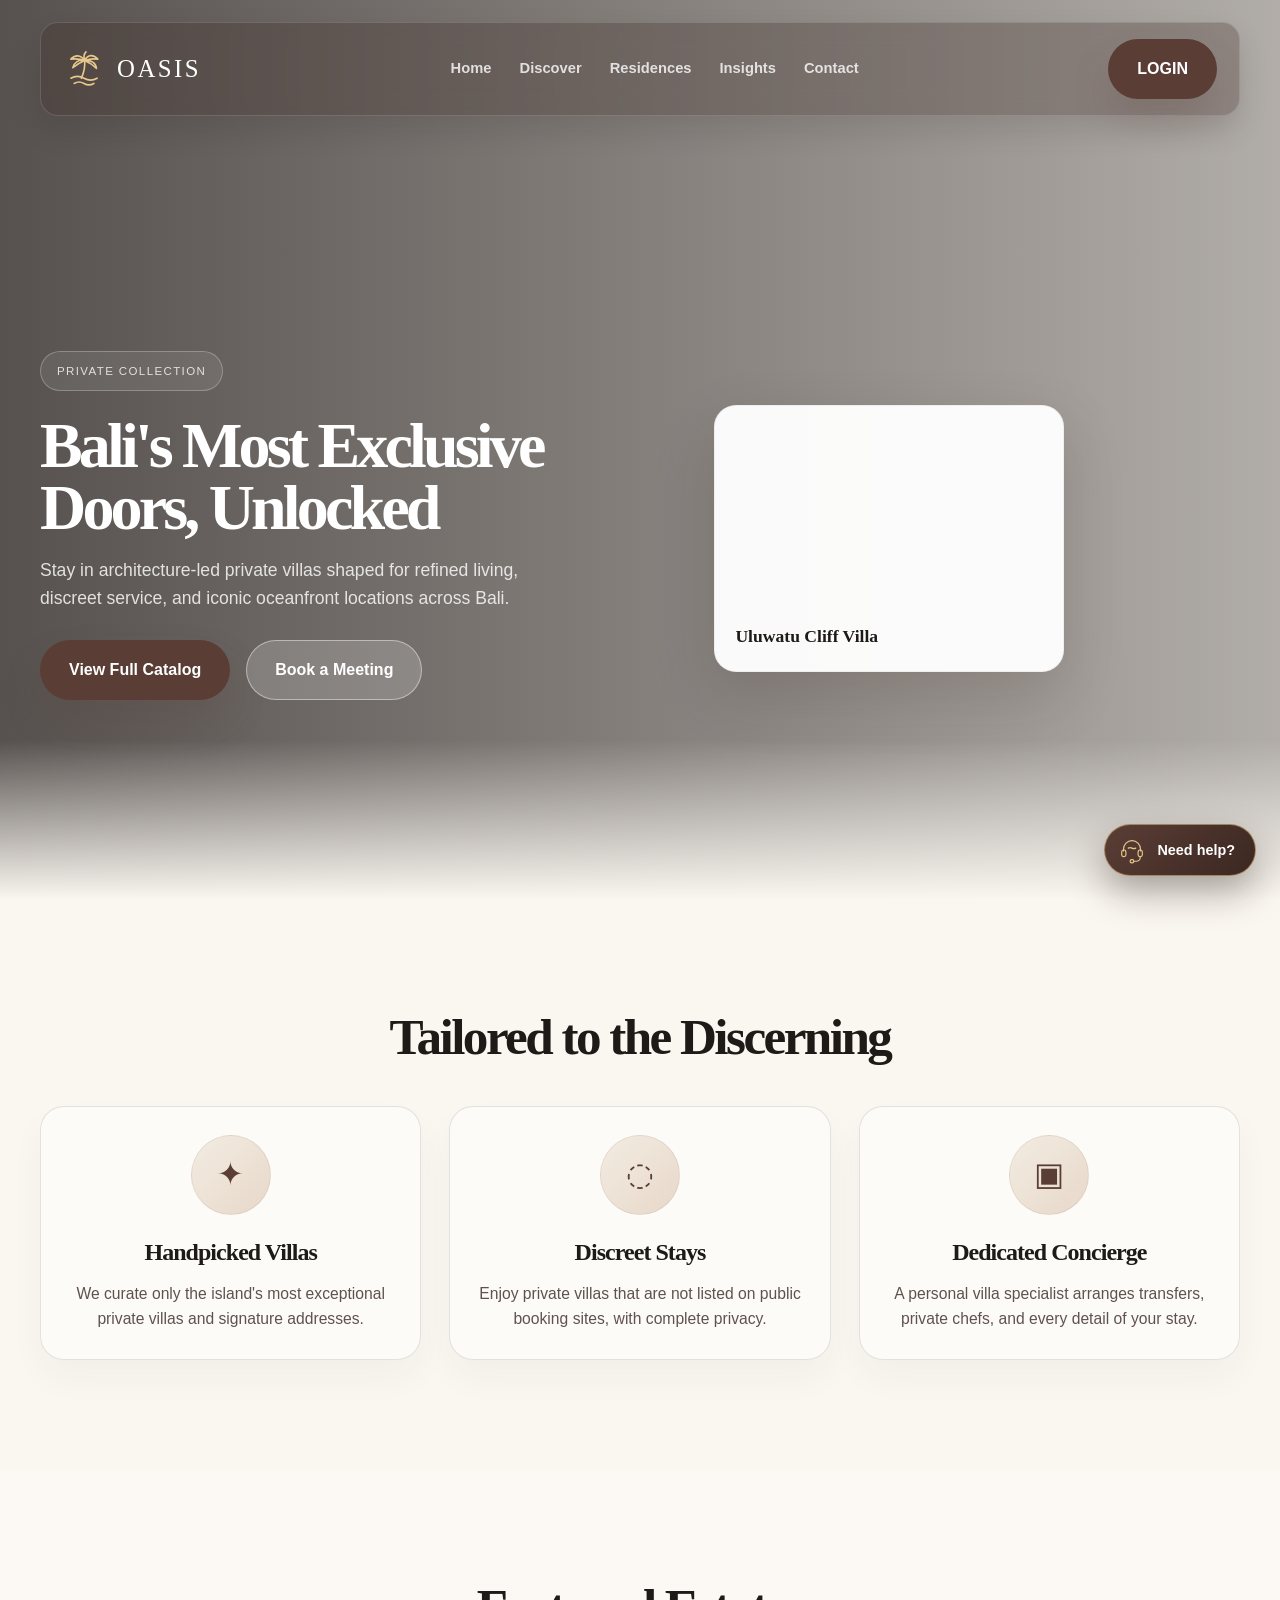
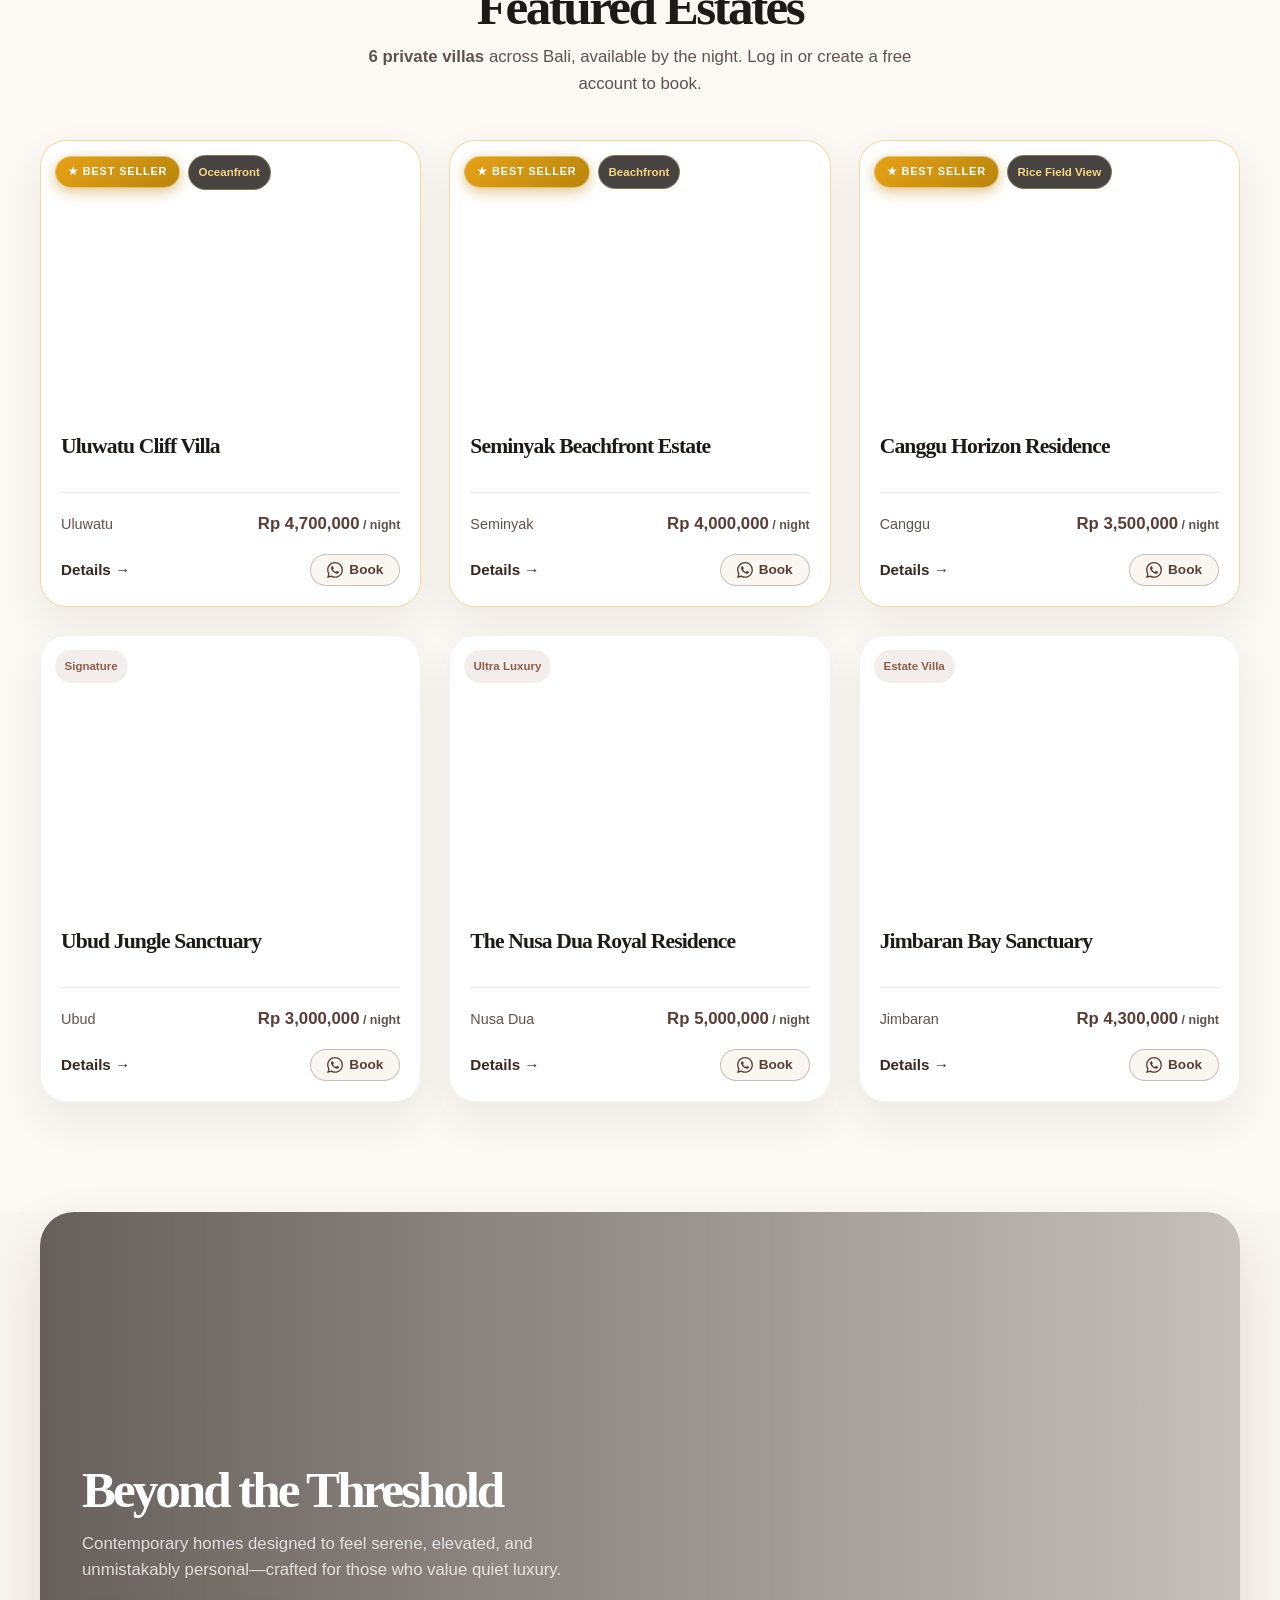
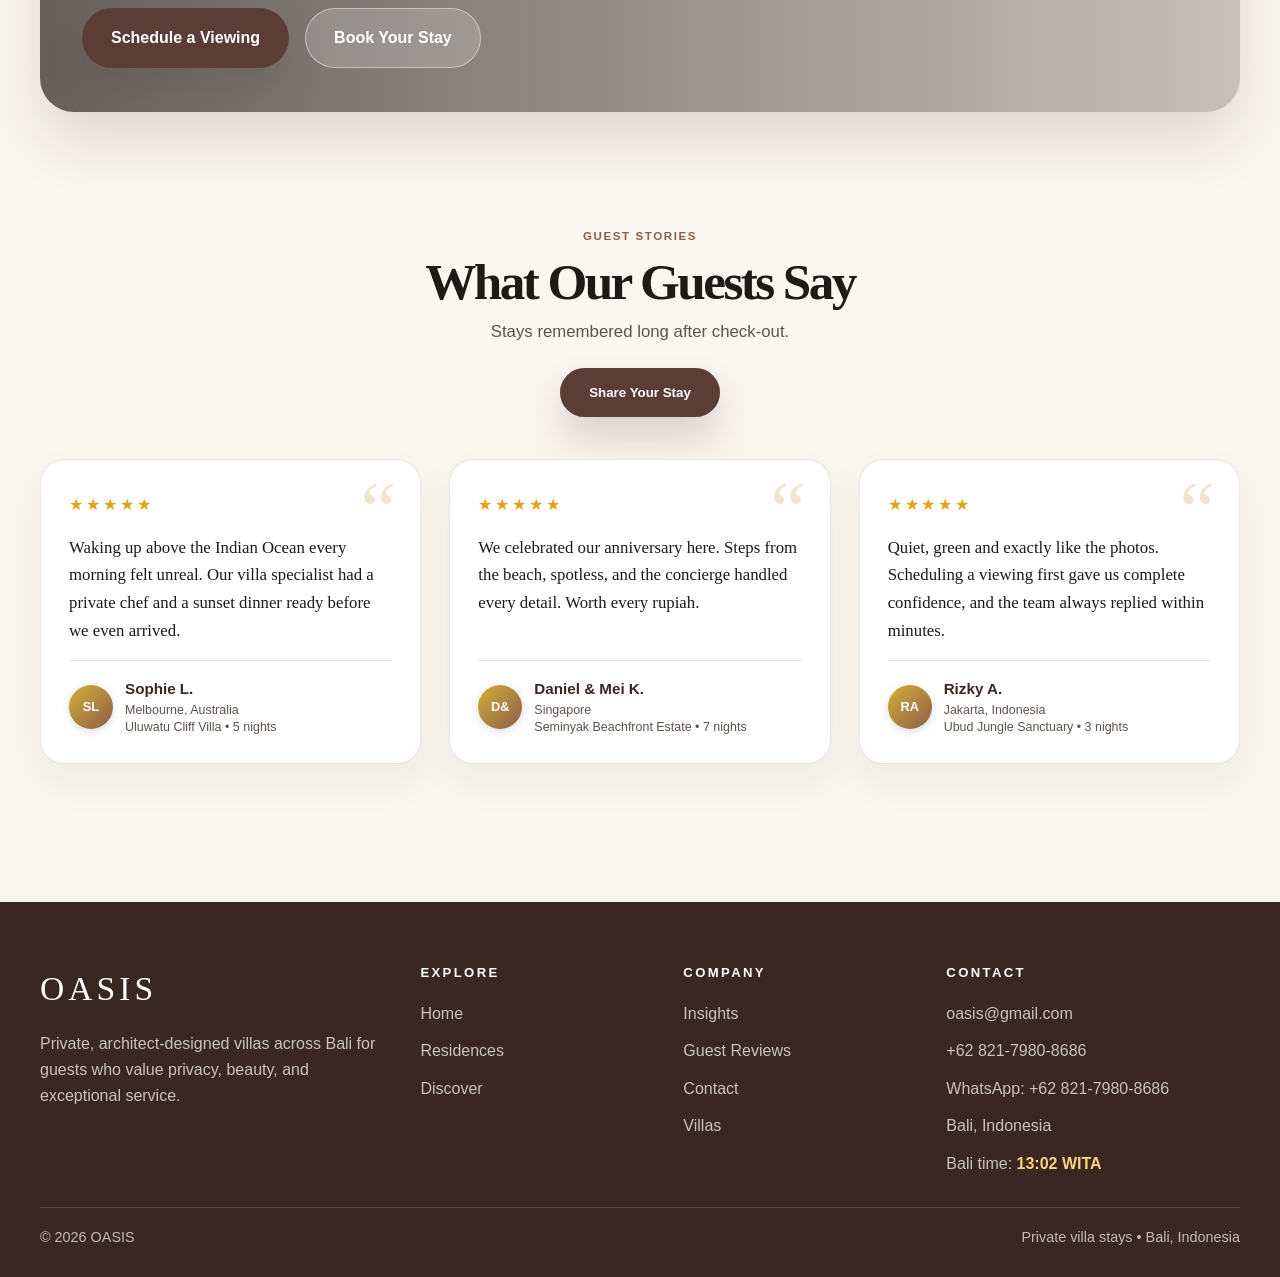
<file: index.html>
<!DOCTYPE html>
<html lang="en">
  <head>
    <meta charset="UTF-8" />
    <meta name="viewport" content="width=device-width, initial-scale=1.0, viewport-fit=cover" />
    <meta name="theme-color" content="#3b2721" />
    <meta name="description" content="OASIS offers private, architect-designed luxury villas for nightly stays across Bali, Indonesia." />
    <title>OASIS | Luxury Private Villa Stays in Bali</title>
    <link rel="icon" type="image/svg+xml" href="oasis-mark.svg" />
    <link href="https://cdn.jsdelivr.net/npm/aos@2.3.1/dist/aos.css" rel="stylesheet" />
    <link rel="stylesheet" href="style.css" />
  </head>
  <body>
    <!-- Header & Navigation -->
    <header class="site-header" data-aos="fade-down" data-aos-duration="900">
      <div class="container nav-wrap">
        <div class="brand serif">
          <img class="brand-mark" src="oasis-mark.svg" alt="" width="42" height="42" aria-hidden="true" />
          <span>OASIS</span>
        </div>

        <!-- Mobile / tablet only: opens the menu panel -->
        <button type="button" class="nav-toggle" id="navToggle" aria-label="Open menu" aria-expanded="false" aria-controls="navPanel">
          <span></span>
          <span></span>
          <span></span>
        </button>

        <!-- display: contents on desktop, so the layout there is unchanged -->
        <div class="nav-panel" id="navPanel">
          <nav class="nav-menu" aria-label="Main navigation">
            <a href="#home">Home</a>
            <a href="#discover">Discover</a>
            <a href="#residences">Residences</a>
            <a href="#insights">Insights</a>
            <a href="#contact">Contact</a>
          </nav>

          <!-- Dynamic Auth Area: LOGIN or member badge + logout -->
          <div id="authNavContainer">
            <a href="login.html" class="btn btn-primary nav-login-btn">LOGIN</a>
          </div>
        </div>
      </div>
    </header>

    <main>
      <!-- Hero Section -->
      <section class="hero" id="home">
        <div class="container hero-inner">
          <div class="hero-copy" data-aos="fade-right" data-aos-delay="200" data-aos-duration="900">
            <span class="kicker">Private Collection</span>
            <h1 class="serif">Bali's Most Exclusive Doors, Unlocked</h1>
            <p>
              Stay in architecture-led private villas shaped for refined living,
              discreet service, and iconic oceanfront locations across Bali.
            </p>

            <div class="cta-row">
              <a href="#residences" class="btn btn-primary" id="btnExploreCatalog">View Full Catalog</a>
              <a href="#book" class="btn btn-secondary" id="btnBookMeeting">Book a Meeting</a>
            </div>
          </div>

          <div class="hero-visual" aria-label="Featured villa preview" data-aos="zoom-in" data-aos-delay="300" data-aos-duration="1000">
            <!-- Filled from the catalog by main.js -->
            <div class="floating-card" id="heroFeatureCard">
              <div class="floating-thumb" id="heroFeatureThumb"></div>
              <div class="floating-content">
                <h3 class="serif" id="heroFeatureTitle">Uluwatu Cliff Villa</h3>
              </div>
            </div>
          </div>
        </div>
      </section>

      <!-- Discover Section -->
      <section class="section" id="discover">
        <div class="container">
          <div class="section-header" data-aos="fade-up" data-aos-delay="100">
            <h2 class="serif">Tailored to the Discerning</h2>
          </div>

          <div class="feature-grid">
            <article class="feature-card" data-aos="fade-up" data-aos-delay="100">
              <div class="feature-icon">✦</div>
              <h3 class="serif">Handpicked Villas</h3>
              <p>
                We curate only the island's most exceptional private villas and signature addresses.
              </p>
            </article>

            <article class="feature-card" data-aos="fade-up" data-aos-delay="200">
              <div class="feature-icon">◌</div>
              <h3 class="serif">Discreet Stays</h3>
              <p>
                Enjoy private villas that are not listed on public booking sites, with complete privacy.
              </p>
            </article>

            <article class="feature-card" data-aos="fade-up" data-aos-delay="300">
              <div class="feature-icon">▣</div>
              <h3 class="serif">Dedicated Concierge</h3>
              <p>
                A personal villa specialist arranges transfers, private chefs, and every detail of your stay.
              </p>
            </article>
          </div>
        </div>
      </section>

      <!-- Residences / Catalog Section -->
      <section class="section estates" id="residences">
        <div class="container">
          <div class="section-header" data-aos="fade-up" data-aos-delay="100">
            <h2 class="serif">Featured Estates</h2>
            <p id="catalogSubtitle" class="section-sub">
              An exclusive collection of private villas, available by the night.
            </p>
          </div>

          <!-- Property catalog grid (rendered by main.js) -->
          <div class="estate-grid" id="estateCatalogGrid"></div>
        </div>
      </section>

      <!-- Featured Banner / Viewing Section -->
      <section class="featured-banner" id="insights">
        <div class="container">
          <div class="banner-box" data-aos="zoom-in" data-aos-delay="150">
            <div class="banner-overlay">
              <h2 class="serif">Beyond the Threshold</h2>
              <p>
                Contemporary homes designed to feel serene, elevated, and unmistakably personal—crafted for those who value quiet luxury.
              </p>
              <div class="cta-row">
                <a href="#contact" class="btn btn-primary" id="btnScheduleViewing">Schedule a Viewing</a>
                <a href="#reserve" class="btn btn-secondary" id="btnBannerReserve" data-open-reserve="">Book Your Stay</a>
              </div>
            </div>
          </div>
        </div>
      </section>

      <!-- Guest Testimonials: published reviews from OasisDB (members can add their own).
           The three starter reviews in db.js are SAMPLE CONTENT: replace or hide them before going live. -->
      <section class="testimonials" id="testimonials" aria-labelledby="testimonialsTitle">
        <div class="container">
          <div class="section-header" data-aos="fade-up" data-aos-delay="100">
            <span class="section-kicker">Guest Stories</span>
            <h2 class="serif" id="testimonialsTitle">What Our Guests Say</h2>
            <p class="section-sub">Stays remembered long after check-out.</p>
            <button type="button" class="btn btn-primary testimonial-cta" id="btnShareStay">Share Your Stay</button>
          </div>

          <!-- Rendered by main.js -->
          <div class="testimonial-grid" id="testimonialGrid"></div>

          <div class="testimonial-more">
            <button type="button" class="btn btn-secondary-dark" id="btnShowAllReviews" hidden>Show all reviews</button>
          </div>
        </div>
      </section>
    </main>

    <!-- Site Footer -->
    <footer class="site-footer" id="contact">
      <div class="container">
        <div class="footer-grid">
          <div data-aos="fade-up" data-aos-delay="100">
            <div class="footer-brand serif">OASIS</div>
            <p>
              Private, architect-designed villas across Bali for guests who value privacy, beauty, and exceptional service.
            </p>
          </div>

          <div data-aos="fade-up" data-aos-delay="150">
            <h4>Explore</h4>
            <ul>
              <li><a href="#home">Home</a></li>
              <li><a href="#residences">Residences</a></li>
              <li><a href="#discover">Discover</a></li>
            </ul>
          </div>

          <div data-aos="fade-up" data-aos-delay="200">
            <h4>Company</h4>
            <ul>
              <li><a href="#insights">Insights</a></li>
              <li><a href="#testimonials">Guest Reviews</a></li>
              <li><a href="#contact">Contact</a></li>
              <li><a href="#residences">Villas</a></li>
            </ul>
          </div>

          <div data-aos="fade-up" data-aos-delay="250">
            <h4>Contact</h4>
            <ul>
              <li><a href="mailto:oasis@gmail.com">oasis@gmail.com</a></li>
              <li><a href="tel:+6282179808686">+62 821-7980-8686</a></li>
              <li><a href="https://wa.me/6282179808686?text=Hello%20OASIS%2C%20I%20would%20like%20to%20ask%20about%20your%20villas." target="_blank" rel="noopener">WhatsApp: +62 821-7980-8686</a></li>
              <li>Bali, Indonesia</li>
              <li class="footer-clock">Bali time: <strong id="baliClock">--:-- WITA</strong></li>
            </ul>
          </div>
        </div>

        <div class="footer-bottom" data-aos="fade-up" data-aos-delay="300">
          <span>© 2026 OASIS</span>
          <span>Private villa stays &bull; Bali, Indonesia</span>
        </div>
      </div>
    </footer>

    <!-- Mobile quick-action bar (phones only; hidden on larger screens) -->
    <nav class="mobile-quickbar" id="mobileQuickbar" aria-label="Quick actions">
      <a href="#residences" class="quickbar-item" data-quick="villas">
        <svg viewBox="0 0 24 24" aria-hidden="true"><path d="M3 11.5 12 4l9 7.5"/><path d="M5.5 10v10h13V10"/><path d="M10 20v-5h4v5"/></svg>
        <span>Villas</span>
      </a>
      <button type="button" class="quickbar-item" data-quick="meeting">
        <svg viewBox="0 0 24 24" aria-hidden="true"><rect x="3.5" y="5" width="17" height="15" rx="2"/><path d="M3.5 10h17M8 3v4M16 3v4"/></svg>
        <span>Meeting</span>
      </button>
      <button type="button" class="quickbar-item" data-quick="viewing">
        <svg viewBox="0 0 24 24" aria-hidden="true"><path d="M2.5 12S6 5.5 12 5.5 21.5 12 21.5 12 18 18.5 12 18.5 2.5 12 2.5 12Z"/><circle cx="12" cy="12" r="3"/></svg>
        <span>Viewing</span>
      </button>
      <a href="#testimonials" class="quickbar-item" data-quick="reviews">
        <svg viewBox="0 0 24 24" aria-hidden="true"><path d="m12 3.8 2.5 5.1 5.6.8-4 3.9.9 5.6-5-2.6-5 2.6.9-5.6-4-3.9 5.6-.8Z"/></svg>
        <span>Reviews</span>
      </a>
      <button type="button" class="quickbar-item" data-quick="account">
        <svg viewBox="0 0 24 24" aria-hidden="true"><circle cx="12" cy="8.5" r="3.8"/><path d="M4.5 20c1.2-3.6 4-5.5 7.5-5.5s6.3 1.9 7.5 5.5"/></svg>
        <span id="quickbarAccountLabel">Log In</span>
        <span class="quickbar-badge" id="quickbarTicketCount" hidden>0</span>
      </button>
    </nav>

    <!-- Concierge (customer service): always-visible help button + FAQ panel about OASIS and this site -->
    <button type="button" class="cs-fab" id="csFab" aria-expanded="false" aria-controls="csPanel" aria-label="Need help? Open OASIS Concierge">
      <img class="cs-logo" src="oasis-cs.svg" alt="" width="30" height="30" />
      <span class="cs-fab-label">Need help?</span>
    </button>

    <section class="cs-panel" id="csPanel" role="dialog" aria-labelledby="csTitle" tabindex="-1" hidden>
      <header class="cs-panel-head">
        <span class="cs-panel-logo"><img src="oasis-cs.svg" alt="" width="34" height="34" /></span>
        <div>
          <h2 class="serif cs-panel-title" id="csTitle">OASIS Concierge</h2>
          <p>Questions about our villas, booking or this website? Start here.</p>
        </div>
        <button type="button" class="cs-close" id="csClose" aria-label="Close concierge">&times;</button>
      </header>

      <div class="cs-panel-body">
        <div class="cs-actions">
          <button type="button" class="btn btn-primary btn-sm" id="csBookStay">Book Your Stay</button>
          <a class="btn btn-whatsapp btn-sm" id="csAskWhatsApp" href="#" target="_blank" rel="noopener">
            <svg class="wa-icon" viewBox="0 0 24 24" aria-hidden="true"><use href="#waGlyph" /></svg>
            Chat with Us
          </a>
        </div>

        <h3 class="cs-faq-heading">Frequently asked</h3>
        <div class="cs-faq">
          <details name="csFaq">
            <summary>What is OASIS?</summary>
            <p>OASIS is a private collection of luxury villas in Bali, rented by the night: <span id="csVillaSummary">architect-designed villas across the island</span>, each with a dedicated concierge. We rent villas; we don't sell them.</p>
          </details>
          <details name="csFaq">
            <summary>How do I book a stay?</summary>
            <p>Log in (or create a free account), press <strong>Book</strong> on any villa or <strong>Book Your Stay</strong> above, then choose your dates and guests and press <strong>Continue to WhatsApp</strong>. Your request opens in WhatsApp ready to send, and our team replies to confirm availability and the final rate.</p>
          </details>
          <details name="csFaq">
            <summary>How much does a night cost?</summary>
            <p><span id="csRateRange">Each villa card shows its nightly rate.</span> The booking form shows an estimated total for your dates.</p>
          </details>
          <details name="csFaq">
            <summary>Do I pay on the website?</summary>
            <p>No. Nothing is charged online. Once your stay is confirmed on WhatsApp, our team arranges payment with you directly.</p>
          </details>
          <details name="csFaq">
            <summary>Do I need an account?</summary>
            <p>Browsing villas and nightly rates is open to everyone. To book a stay, a meeting or a viewing you need a free member account, which also unlocks full villa details, e-tickets and reviews. <a href="register.html">Create an account</a></p>
          </details>
          <details name="csFaq">
            <summary>What are meetings and viewings?</summary>
            <p>A <strong>meeting</strong> is a private consultation with a villa specialist, in Seminyak or online, to plan your stay. A <strong>viewing</strong> is a private visit to a villa with a chauffeur. Members book both here and receive an e-ticket.</p>
          </details>
          <details name="csFaq">
            <summary>Which time zone do you use?</summary>
            <p>Bali time (WITA, UTC+8) everywhere on the site, whatever time zone you are in.</p>
          </details>
          <details name="csFaq">
            <summary>How can I reach you?</summary>
            <p>WhatsApp or call <a class="text-nowrap" href="tel:+6282179808686">+62 821-7980-8686</a>, or email <a href="mailto:oasis@gmail.com">oasis@gmail.com</a>.</p>
          </details>
        </div>
      </div>
    </section>

    <!-- Shared icon: WhatsApp glyph, used as <use href="#waGlyph"> -->
    <svg class="svg-sprite" width="0" height="0" aria-hidden="true" focusable="false">
      <symbol id="waGlyph" viewBox="0 0 24 24">
        <path fill="currentColor" d="M17.47 14.38c-.3-.15-1.76-.87-2.03-.97-.27-.1-.47-.15-.67.15-.2.3-.77.97-.94 1.16-.17.2-.35.22-.64.08-.3-.15-1.26-.46-2.39-1.48-.88-.79-1.48-1.76-1.65-2.06-.17-.3-.02-.46.13-.6.13-.14.3-.35.45-.52.15-.18.2-.3.3-.5.1-.2.05-.37-.03-.52-.07-.15-.67-1.61-.92-2.2-.24-.59-.49-.5-.67-.51h-.57c-.2 0-.52.07-.79.37-.27.3-1.04 1.02-1.04 2.48s1.07 2.88 1.21 3.07c.15.2 2.1 3.2 5.08 4.49.71.31 1.26.49 1.7.63.71.22 1.36.19 1.87.12.57-.09 1.76-.72 2-1.41.25-.7.25-1.29.18-1.42-.08-.12-.28-.2-.57-.35M12.05 21.78h-.01a9.87 9.87 0 0 1-5.03-1.38l-.36-.21-3.74.98 1-3.65-.24-.37a9.86 9.86 0 0 1-1.51-5.26c0-5.45 4.44-9.88 9.89-9.88 2.64 0 5.12 1.03 6.99 2.9a9.82 9.82 0 0 1 2.89 6.99c0 5.45-4.44 9.88-9.88 9.88m8.41-18.3A11.81 11.81 0 0 0 12.05 0C5.5 0 .16 5.34.16 11.89c0 2.1.55 4.14 1.59 5.95L.06 24l6.3-1.65a11.88 11.88 0 0 0 5.68 1.45h.01c6.55 0 11.89-5.34 11.89-11.89a11.82 11.82 0 0 0-3.48-8.41Z" />
      </symbol>
    </svg>

    <!-- ================= MODALS ================= -->

    <!-- Modal: Book Your Stay (request sent on WhatsApp) -->
    <div class="modal-overlay" id="reserveModal">
      <div class="modal-dialog">
        <button class="modal-close" aria-label="Close modal">&times;</button>
        <div class="modal-header">
          <span class="modal-kicker">Villa Reservation</span>
          <h3 class="serif modal-title">Book Your Stay</h3>
          <p class="modal-desc">Choose your villa and dates. We write the request for you and open WhatsApp, ready to send to our reservations team at <strong class="text-nowrap">+62 821-7980-8686</strong>.</p>
        </div>
        <form id="formReserve" class="modal-form" novalidate>
          <p class="form-error" id="rsError" role="alert" hidden></p>
          <div class="form-group">
            <label for="rsVilla">Villa</label>
            <select id="rsVilla" required>
              <!-- Populated by main.js -->
            </select>
          </div>
          <div class="form-row">
            <div class="form-group">
              <label for="rsCheckIn">Check-in</label>
              <input type="date" id="rsCheckIn" required />
            </div>
            <div class="form-group">
              <label for="rsCheckOut">Check-out</label>
              <input type="date" id="rsCheckOut" required />
            </div>
          </div>
          <div class="form-row">
            <div class="form-group">
              <label for="rsGuests">Guests</label>
              <input type="number" id="rsGuests" min="1" max="30" step="1" value="2" required />
            </div>
            <div class="form-group">
              <label for="rsName">Full Name</label>
              <input type="text" id="rsName" required maxlength="100" autocomplete="name" placeholder="Your name" />
            </div>
          </div>
          <div class="form-group">
            <label for="rsNote">Special Requests <span class="label-optional">(optional)</span></label>
            <textarea id="rsNote" class="textarea-short" rows="2" maxlength="300" placeholder="e.g. airport pickup, private chef, a celebration"></textarea>
          </div>
          <div class="reserve-summary" id="rsSummary" aria-live="polite"></div>
          <button type="submit" class="btn btn-whatsapp btn-block">
            <svg class="wa-icon" viewBox="0 0 24 24" aria-hidden="true"><use href="#waGlyph" /></svg>
            Continue to WhatsApp
          </button>
          <small class="form-hint text-center">Nothing is charged online. Our team confirms availability and the final rate with you on WhatsApp.</small>
        </form>
      </div>
    </div>

    <!-- Modal: WhatsApp reservation message ready -->
    <div class="modal-overlay" id="reserveReadyModal">
      <div class="modal-dialog">
        <button class="modal-close" aria-label="Close modal">&times;</button>
        <div class="booking-success-header text-center">
          <div class="theme-success-badge whatsapp-badge">
            <svg class="wa-icon" viewBox="0 0 24 24" aria-hidden="true"><use href="#waGlyph" /></svg>
          </div>
          <span class="modal-kicker">WhatsApp Reservation</span>
          <h3 class="serif modal-title">Your Request Is Ready</h3>
          <p class="modal-desc">
            We opened WhatsApp with the message below. Press <strong>Send</strong> there to reach our reservations team at <span class="text-nowrap">+62 821-7980-8686</span>. If WhatsApp did not open, use the button below.
          </p>
        </div>
        <pre class="wa-preview" id="rsPreview"></pre>
        <div class="booking-success-actions">
          <a href="#" id="rsOpenWhatsApp" class="btn btn-whatsapp" target="_blank" rel="noopener">
            <svg class="wa-icon" viewBox="0 0 24 24" aria-hidden="true"><use href="#waGlyph" /></svg>
            Open WhatsApp
          </a>
          <button type="button" class="btn btn-ghost modal-close-trigger">
            Close
          </button>
        </div>
      </div>
    </div>

    <!-- Modal: Share Your Stay (member review) -->
    <div class="modal-overlay" id="reviewModal">
      <div class="modal-dialog">
        <button class="modal-close" aria-label="Close modal">&times;</button>
        <div class="modal-header">
          <span class="modal-kicker">Guest Stories</span>
          <h3 class="serif modal-title">Share Your Stay</h3>
          <p class="modal-desc">Tell future guests about your villa. Your review appears on the website straight away.</p>
        </div>
        <form id="formReview" class="modal-form" novalidate>
          <p class="form-error" id="rvError" role="alert" hidden></p>
          <div class="form-group">
            <span class="form-label" id="rvRatingLabel">Your Rating</span>
            <!-- data-show (set by main.js) = how many stars are lit -->
            <div class="star-input" id="rvStars" role="radiogroup" aria-labelledby="rvRatingLabel" data-show="5">
              <input type="radio" id="rvRating1" name="rvRating" value="1" /><label for="rvRating1" title="1 star — Poor">★<span class="sr-only">1 star</span></label>
              <input type="radio" id="rvRating2" name="rvRating" value="2" /><label for="rvRating2" title="2 stars — Fair">★<span class="sr-only">2 stars</span></label>
              <input type="radio" id="rvRating3" name="rvRating" value="3" /><label for="rvRating3" title="3 stars — Good">★<span class="sr-only">3 stars</span></label>
              <input type="radio" id="rvRating4" name="rvRating" value="4" /><label for="rvRating4" title="4 stars — Very good">★<span class="sr-only">4 stars</span></label>
              <input type="radio" id="rvRating5" name="rvRating" value="5" checked /><label for="rvRating5" title="5 stars — Exceptional">★<span class="sr-only">5 stars</span></label>
              <span class="star-input-text" id="rvStarsText" aria-hidden="true">Exceptional</span>
            </div>
          </div>
          <div class="form-row">
            <div class="form-group">
              <label for="rvVilla">Villa You Stayed In</label>
              <select id="rvVilla" required>
                <!-- Populated by main.js -->
              </select>
            </div>
            <div class="form-group">
              <label for="rvNights">Nights</label>
              <input type="number" id="rvNights" min="1" max="365" step="1" required placeholder="e.g. 3" />
            </div>
          </div>
          <div class="form-group">
            <label for="rvText">Your Review</label>
            <textarea id="rvText" rows="4" minlength="20" maxlength="500" required placeholder="What made your stay special?"></textarea>
            <small class="form-hint" id="rvTextCount">0 / 500 characters (minimum 20)</small>
          </div>
          <div class="form-row">
            <div class="form-group">
              <label for="rvName">Name to Show</label>
              <input type="text" id="rvName" maxlength="40" required placeholder="e.g. Ayu S." />
            </div>
            <div class="form-group">
              <label for="rvCity">City / Country <span class="label-optional">(optional)</span></label>
              <input type="text" id="rvCity" maxlength="60" placeholder="e.g. Jakarta, Indonesia" />
            </div>
          </div>
          <button type="submit" class="btn btn-primary btn-block">Publish Review</button>
        </form>
      </div>
    </div>

    <!-- Modal: Book a Meeting -->
    <div class="modal-overlay" id="bookMeetingModal">
      <div class="modal-dialog">
        <button class="modal-close" aria-label="Close modal">&times;</button>
        <div class="modal-header">
          <span class="modal-kicker">Private Consultation</span>
          <h3 class="serif modal-title">Book a Meeting</h3>
          <p class="modal-desc">Plan your stay in person or online with one of our Senior Villa Specialists. All times are Bali time (WITA, UTC+8).</p>
        </div>
        <form id="formBookMeeting" class="modal-form">
          <p class="form-error" id="bmError" role="alert" hidden></p>
          <div class="form-group">
            <label for="bmName">Full Name</label>
            <input type="text" id="bmName" required maxlength="100" autocomplete="name" placeholder="Your name" />
          </div>
          <div class="form-group">
            <label for="bmEmail">Email Address</label>
            <input type="email" id="bmEmail" required maxlength="254" autocomplete="email" placeholder="name@domain.com" />
          </div>
          <div class="form-row">
            <div class="form-group">
              <label for="bmDate">Meeting Date</label>
              <input type="date" id="bmDate" required />
            </div>
            <div class="form-group">
              <label for="bmTime">Time (WITA)</label>
              <select id="bmTime" required>
                <option value="10:00 – 11:30 WITA">10:00 – 11:30 WITA</option>
                <option value="14:00 – 15:30 WITA">14:00 – 15:30 WITA</option>
                <option value="16:30 – 18:00 WITA">16:30 – 18:00 WITA</option>
                <option value="20:00 – 21:00 WITA">20:00 – 21:00 WITA</option>
              </select>
            </div>
          </div>
          <div class="form-group">
            <label for="bmTopic">Consultation Focus</label>
            <select id="bmTopic">
              <option value="Private Villa Stay">Private Villa Stay</option>
              <option value="Long Stay &amp; Monthly Rental">Long Stay &amp; Monthly Rental</option>
              <option value="Wedding &amp; Private Event">Wedding &amp; Private Event</option>
              <option value="Group &amp; Corporate Retreat">Group &amp; Corporate Retreat</option>
            </select>
          </div>
          <button type="submit" class="btn btn-primary btn-block">Confirm Appointment</button>
        </form>
      </div>
    </div>

    <!-- Modal: Schedule a Viewing -->
    <div class="modal-overlay" id="scheduleViewingModal">
      <div class="modal-dialog">
        <button class="modal-close" aria-label="Close modal">&times;</button>
        <div class="modal-header">
          <span class="modal-kicker">Exclusive Site Visit</span>
          <h3 class="serif modal-title">Schedule a Viewing</h3>
          <p class="modal-desc">Enjoy a private visit to the architectural masterpiece of your choice, with a private chauffeur. All sessions are Bali time (WITA, UTC+8).</p>
        </div>
        <form id="formScheduleViewing" class="modal-form">
          <p class="form-error" id="svError" role="alert" hidden></p>
          <div class="form-group">
            <label for="svEstate">Select Villa</label>
            <select id="svEstate" required>
              <!-- Populated by main.js -->
            </select>
          </div>
          <div class="form-row">
            <div class="form-group">
              <label for="svName">Your Name</label>
              <input type="text" id="svName" required maxlength="100" autocomplete="name" placeholder="Your name" />
            </div>
            <div class="form-group">
              <label for="svEmail">Contact Email</label>
              <input type="email" id="svEmail" required maxlength="254" autocomplete="email" placeholder="name@domain.com" />
            </div>
          </div>
          <div class="form-row">
            <div class="form-group">
              <label for="svDate">Viewing Date</label>
              <input type="date" id="svDate" required />
            </div>
            <div class="form-group">
              <label for="svTimeSlot">Session (WITA)</label>
              <select id="svTimeSlot" required>
                <option value="Morning (09:30 – 11:30 WITA)">Morning (09:30 – 11:30 WITA)</option>
                <option value="Afternoon (13:30 – 15:30 WITA)">Afternoon (13:30 – 15:30 WITA)</option>
                <option value="Sunset Golden Hour (16:30 – 18:30 WITA)">Sunset Golden Hour (16:30 – 18:30 WITA)</option>
              </select>
            </div>
          </div>
          <div class="form-group">
            <label for="svGuests">Number of Guests</label>
            <select id="svGuests">
              <option value="1–2 Guests">1 – 2 Guests</option>
              <option value="3–4 Guests">3 – 4 Guests</option>
              <option value="Large Family (4+ Guests)">Large Family (4+ Guests)</option>
            </select>
          </div>
          <button type="submit" class="btn btn-primary btn-block">Schedule Private Viewing</button>
        </form>
      </div>
    </div>

    <!-- Modal: Property Detail (bedrooms, bathrooms, facilities) -->
    <div class="modal-overlay" id="propertyDetailModal">
      <div class="modal-dialog modal-dialog-lg">
        <button class="modal-close" aria-label="Close modal">&times;</button>

        <div class="pd-hero-banner" id="pdImage">
          <div class="pd-banner-overlay">
            <div class="pd-badges">
              <span id="pdBestSellerBadge" class="badge-best-seller">★ BEST SELLER</span>
              <span id="pdTag" class="estate-tag tag-gold">Oceanfront</span>
            </div>
            <h3 class="serif pd-title" id="pdTitle">-</h3>
            <div class="pd-meta-row">
              <span class="pd-location" id="pdLocation">-</span>
              <div class="pd-price-stack">
                <span class="pd-price" id="pdPrice">-</span>
                <span class="pd-rate" id="pdRate">-</span>
              </div>
            </div>
          </div>
        </div>

        <div class="pd-body">
          <p class="pd-description" id="pdDescription">-</p>

          <!-- Unit specifications -->
          <div class="pd-specs-section">
            <h4 class="pd-section-heading">Unit Specifications</h4>
            <div class="pd-specs-grid">
              <div class="pd-spec-box">
                <span class="pd-spec-icon">🛏️</span>
                <span class="pd-spec-label">Bedrooms</span>
                <strong class="pd-spec-value" id="pdBedrooms">-</strong>
              </div>
              <div class="pd-spec-box">
                <span class="pd-spec-icon">🚿</span>
                <span class="pd-spec-label">Bathrooms</span>
                <strong class="pd-spec-value" id="pdBathrooms">-</strong>
              </div>
              <div class="pd-spec-box">
                <span class="pd-spec-icon">📐</span>
                <span class="pd-spec-label">Building Area</span>
                <strong class="pd-spec-value" id="pdArea">-</strong>
              </div>
              <div class="pd-spec-box">
                <span class="pd-spec-icon">🚗</span>
                <span class="pd-spec-label">Garage</span>
                <strong class="pd-spec-value" id="pdGarage">-</strong>
              </div>
            </div>
          </div>

          <!-- Facilities -->
          <div class="pd-facilities-section">
            <h4 class="pd-section-heading">Exclusive Facilities &amp; Highlights</h4>
            <ul class="pd-facilities-list" id="pdFacilitiesList"></ul>
          </div>
        </div>

        <!-- Fixed action footer -->
        <div class="pd-actions">
          <button type="button" id="btnScheduleFromDetail" class="btn btn-secondary-dark">
            Schedule a Viewing
          </button>
          <button type="button" id="btnReserveFromDetail" class="btn btn-primary">
            Book This Villa
          </button>
        </div>
      </div>
    </div>

    <!-- Modal: Meeting booked + official OASIS e-ticket -->
    <div class="modal-overlay" id="bookingSuccessModal">
      <div class="modal-dialog modal-dialog-ticket">
        <button class="modal-close" aria-label="Close modal">&times;</button>
        <div class="booking-success-header text-center">
          <div class="theme-success-badge">
            <span class="theme-badge-mark">O</span>
          </div>
          <span class="modal-kicker">Official OASIS Confirmation</span>
          <h3 class="serif modal-title">Your Meeting Is Confirmed</h3>
          <p class="modal-desc">
            Your private consultation e-ticket is now active. A confirmation email for <strong id="bsSentEmail">client@domain.com</strong> is ready: open it below and send it from your own email app.
          </p>
        </div>

        <!-- OASIS consultation e-ticket -->
        <div class="oasis-eticket" id="oasisETicket">
          <div class="eticket-top">
            <div class="eticket-brand">
              <span class="eticket-logo serif">O</span>
              <div>
                <div class="eticket-brand-title serif">OASIS VILLAS</div>
                <div class="eticket-brand-sub">PRIVATE CONSULTATION &bull; VIP PASS</div>
              </div>
            </div>
            <div class="eticket-pass-meta">
              <span class="eticket-pass-tag">CONFIRMED</span>
              <div class="eticket-ref-code" id="etRefNo">OASIS-MTG-00000</div>
            </div>
          </div>

          <div class="eticket-divider">
            <span class="eticket-notch notch-left"></span>
            <span class="eticket-line"></span>
            <span class="eticket-notch notch-right"></span>
          </div>

          <div class="eticket-body">
            <div class="eticket-grid">
              <div class="eticket-col">
                <span class="eticket-field-label">CLIENT NAME</span>
                <strong class="eticket-field-val" id="etClientName">-</strong>
              </div>
              <div class="eticket-col">
                <span class="eticket-field-label">CONFIRMATION EMAIL</span>
                <span class="eticket-field-val" id="etEmail">-</span>
              </div>
              <div class="eticket-col">
                <span class="eticket-field-label">CONSULTATION DATE</span>
                <strong class="eticket-field-val highlight" id="etDate">-</strong>
              </div>
              <div class="eticket-col">
                <span class="eticket-field-label">MEETING TIME (BALI)</span>
                <strong class="eticket-field-val highlight" id="etTime">-</strong>
              </div>
              <div class="eticket-col eticket-col-full">
                <span class="eticket-field-label">CONSULTATION FOCUS</span>
                <span class="eticket-field-val" id="etTopic">-</span>
              </div>
              <div class="eticket-col eticket-col-full">
                <span class="eticket-field-label">VILLA SPECIALIST &amp; VENUE</span>
                <span class="eticket-field-val">Alexander Wright (Senior Villa Specialist) &bull; Private VIP Lounge, Seminyak, Bali / Online VIP Room</span>
              </div>
            </div>

            <!-- Barcode & seal -->
            <div class="eticket-barcode-row">
              <div class="barcode-block">
                <div class="barcode-graphic"></div>
                <span class="barcode-text" id="etBarcodeNum">OASIS-VERIFIED-PASS</span>
              </div>
              <div class="eticket-seal">
                <div class="seal-inner">
                  <span>OFFICIAL</span>
                  <strong>OASIS</strong>
                  <small>VILLAS</small>
                </div>
              </div>
            </div>
          </div>
        </div>

        <div class="booking-success-actions">
          <div class="ticket-action-row">
            <button type="button" id="btnPrintTicket" class="btn btn-secondary-dark">
              Print / Save E-Ticket
            </button>
            <button type="button" id="btnViewEmailConfirmation" class="btn btn-primary">
              Open Confirmation Email
            </button>
          </div>
          <a href="#" id="btnWhatsAppMeeting" class="btn btn-whatsapp" target="_blank" rel="noopener">
            <svg class="wa-icon" viewBox="0 0 24 24" aria-hidden="true"><use href="#waGlyph" /></svg>
            Confirm on WhatsApp
          </a>
          <button type="button" class="btn btn-ghost modal-close-trigger">
            Close
          </button>
        </div>
      </div>
    </div>

    <!-- Modal: Confirmation email preview -->
    <div class="modal-overlay" id="emailConfirmationModal">
      <div class="modal-dialog modal-dialog-lg">
        <button class="modal-close" aria-label="Close modal">&times;</button>

        <div class="email-client-header">
          <div class="email-client-topbar">
            <span class="email-app-badge">✉️ Confirmation Inbox</span>
            <span class="email-status-pill">Preview · not sent yet</span>
          </div>
          <div class="email-meta-grid">
            <div class="email-meta-item">
              <span class="meta-tag">From:</span>
              <span class="meta-val"><strong>OASIS Guest Relations</strong> &lt;oasis@gmail.com&gt;</span>
            </div>
            <div class="email-meta-item">
              <span class="meta-tag">To:</span>
              <span class="meta-val" id="emRecipient">-</span>
            </div>
            <div class="email-meta-item">
              <span class="meta-tag">Subject:</span>
              <span class="meta-val" id="emSubject">Official Confirmation: OASIS Private Stay Consultation</span>
            </div>
            <div class="email-meta-item">
              <span class="meta-tag">Sent:</span>
              <span class="meta-val" id="emTimestamp">-</span>
            </div>
          </div>
        </div>

        <div class="email-client-body">
          <div class="email-letterhead">
            <div class="email-brand-logo serif">OASIS</div>
            <span class="email-brand-tagline">Private Villa Stays &bull; Bali, Indonesia</span>
          </div>

          <div class="email-greeting">
            <p>Dear <strong id="emClientName">-</strong>,</p>
            <p>
              Thank you for choosing OASIS Villas. We are pleased to confirm that your private consultation to plan your villa stay has been scheduled with one of our Senior Villa Specialists.
            </p>
          </div>

          <div class="email-schedule-box">
            <h5 class="schedule-box-title">OFFICIAL CONSULTATION DETAILS</h5>
            <table class="email-table">
              <tr>
                <td>Reference Number</td>
                <td>: <strong id="emTableRef">-</strong></td>
              </tr>
              <tr>
                <td>Meeting Date</td>
                <td>: <span id="emTableDate">-</span></td>
              </tr>
              <tr>
                <td>Session Time</td>
                <td>: <span id="emTableTime">-</span></td>
              </tr>
              <tr>
                <td>Consultation Focus</td>
                <td>: <span id="emTableTopic">-</span></td>
              </tr>
              <tr>
                <td>Villa Specialist</td>
                <td>: <span>Alexander Wright (Senior Villa Specialist)</span></td>
              </tr>
              <tr>
                <td>Meeting Format</td>
                <td>: <span>Private VIP Lounge (Seminyak, Bali) / Google Meet VIP Room</span></td>
              </tr>
            </table>
          </div>

          <div class="email-footer-note">
            <p>
              Please arrive 10 minutes before your session begins. All times are Bali time (WITA, UTC+8). If you need to reschedule or have a special request, contact our dedicated concierge by phone or WhatsApp at <strong>+62 821-7980-8686</strong>, email <strong>oasis@gmail.com</strong>, or simply reply to this message.
            </p>
            <div class="email-signature">
              <div class="signature-name serif">Alexander Wright</div>
              <div class="signature-title">Senior Villa Specialist &bull; OASIS Villas</div>
            </div>
          </div>

          <div class="email-client-actions">
            <a href="#" id="btnOpenMailto" class="btn btn-primary btn-sm">
              Open in Email App
            </a>
            <button type="button" class="btn btn-secondary-dark btn-sm modal-close-trigger">
              Close Email
            </button>
          </div>
        </div>
      </div>
    </div>

    <!-- Modal: Viewing scheduled -->
    <div class="modal-overlay" id="viewingSuccessModal">
      <div class="modal-dialog modal-dialog-ticket">
        <button class="modal-close" aria-label="Close modal">&times;</button>
        <div class="booking-success-header text-center">
          <div class="theme-success-badge">
            <span class="theme-badge-mark">O</span>
          </div>
          <span class="modal-kicker">Viewing Confirmation</span>
          <h3 class="serif modal-title">Your Viewing Is Scheduled</h3>
          <p class="modal-desc">
            Your private visit has been reserved. The OASIS private chauffeur and VIP site host will be ready to welcome you.
          </p>
        </div>

        <!-- Viewing E-Pass -->
        <div class="oasis-eticket" id="oasisViewingETicket">
          <div class="eticket-top">
            <div class="eticket-brand">
              <span class="eticket-logo serif">O</span>
              <div>
                <div class="eticket-brand-title serif">OASIS SITE VISIT</div>
                <div class="eticket-brand-sub">EXCLUSIVE VILLA VIEWING PASS</div>
              </div>
            </div>
            <div class="eticket-pass-meta">
              <span class="eticket-pass-tag">CONFIRMED</span>
              <div class="eticket-ref-code" id="vsRefNo">OASIS-VISIT-00000</div>
            </div>
          </div>

          <div class="eticket-divider">
            <span class="eticket-notch notch-left"></span>
            <span class="eticket-line"></span>
            <span class="eticket-notch notch-right"></span>
          </div>

          <div class="eticket-body">
            <div class="eticket-grid">
              <div class="eticket-col eticket-col-full">
                <span class="eticket-field-label">VILLA</span>
                <strong class="eticket-field-val highlight" id="vsProperty">-</strong>
              </div>
              <div class="eticket-col">
                <span class="eticket-field-label">GUEST NAME</span>
                <strong class="eticket-field-val" id="vsName">-</strong>
              </div>
              <div class="eticket-col">
                <span class="eticket-field-label">CONTACT EMAIL</span>
                <span class="eticket-field-val" id="vsEmail">-</span>
              </div>
              <div class="eticket-col">
                <span class="eticket-field-label">VIEWING DATE</span>
                <strong class="eticket-field-val highlight" id="vsDate">-</strong>
              </div>
              <div class="eticket-col">
                <span class="eticket-field-label">SESSION (BALI TIME)</span>
                <strong class="eticket-field-val highlight" id="vsTimeSlot">-</strong>
              </div>
              <div class="eticket-col eticket-col-full">
                <span class="eticket-field-label">GUESTS &amp; SERVICES</span>
                <span class="eticket-field-val" id="vsGuests">-</span>
              </div>
            </div>

            <!-- Barcode & seal -->
            <div class="eticket-barcode-row">
              <div class="barcode-block">
                <div class="barcode-graphic"></div>
                <span class="barcode-text" id="vsBarcodeNum">OASIS-VISIT-VERIFIED-PASS</span>
              </div>
              <div class="eticket-seal">
                <div class="seal-inner">
                  <span>OFFICIAL</span>
                  <strong>OASIS</strong>
                  <small>VISIT</small>
                </div>
              </div>
            </div>
          </div>
        </div>

        <div class="booking-success-actions">
          <div class="ticket-action-row">
            <button type="button" id="btnPrintViewingTicket" class="btn btn-secondary-dark">
              Print / Save E-Ticket
            </button>
            <a href="#" id="btnWhatsAppViewing" class="btn btn-whatsapp" target="_blank" rel="noopener">
              <svg class="wa-icon" viewBox="0 0 24 24" aria-hidden="true"><use href="#waGlyph" /></svg>
              Confirm on WhatsApp
            </a>
          </div>
          <button type="button" class="btn btn-ghost modal-close-trigger">
            Done
          </button>
        </div>
      </div>
    </div>

    <!-- Modal: No e-tickets yet -->
    <div class="modal-overlay" id="emptyETicketModal">
      <div class="modal-dialog">
        <button class="modal-close" aria-label="Close modal">&times;</button>
        <div class="booking-success-header text-center">
          <div class="theme-success-badge">
            <span class="theme-badge-mark">O</span>
          </div>
          <span class="modal-kicker">E-Ticket History</span>
          <h3 class="serif modal-title">No Bookings Yet</h3>
          <p class="modal-desc">
            You don't have any consultations or villa viewings yet. Choose "Book a Meeting" or "Schedule a Viewing" to create your first booking.
          </p>
        </div>
        <div class="booking-success-actions">
          <div class="ticket-action-row">
            <button type="button" id="btnBookFromEmptyETicket" class="btn btn-primary">
              Book a Meeting
            </button>
            <button type="button" id="btnViewFromEmptyETicket" class="btn btn-secondary-dark">
              Schedule a Viewing
            </button>
          </div>
          <button type="button" class="btn btn-ghost modal-close-trigger">
            Close
          </button>
        </div>
      </div>
    </div>

    <!-- Modal: Full e-ticket history (meetings & viewings) -->
    <div class="modal-overlay" id="eTicketHistoryModal">
      <div class="modal-dialog modal-dialog-history">
        <button class="modal-close" aria-label="Close modal">&times;</button>

        <div class="history-header">
          <div class="history-header-top">
            <div class="theme-success-badge-sm">
              <span class="theme-badge-mark">O</span>
            </div>
            <div>
              <span class="modal-kicker">Your Schedule</span>
              <h3 class="serif modal-title">Your E-Tickets &amp; Bookings</h3>
            </div>
          </div>
          <p class="modal-desc">
            Every consultation and private villa viewing you have booked. All times are Bali time (WITA).
          </p>

          <!-- Category filter tabs -->
          <div class="history-filter-tabs">
            <button type="button" class="history-tab-btn active" data-filter="all" id="tabFilterAll">All (<span id="countAll">0</span>)</button>
            <button type="button" class="history-tab-btn" data-filter="meeting" id="tabFilterMeeting">Meetings (<span id="countMeeting">0</span>)</button>
            <button type="button" class="history-tab-btn" data-filter="viewing" id="tabFilterViewing">Viewings (<span id="countViewing">0</span>)</button>
          </div>
        </div>

        <div class="history-content-layout">
          <!-- Left: booking cards -->
          <div class="history-list-column">
            <div class="history-list-wrap" id="historyListContainer"></div>
          </div>

          <!-- Right: selected e-ticket preview -->
          <div class="history-ticket-preview-column" id="historyTicketPreviewWrap"></div>
        </div>
      </div>
    </div>

    <!-- Short confirmation messages (e.g. review published) -->
    <div class="site-toast" id="siteToast" role="status" hidden></div>

    <!-- Dedicated one-page print container for e-tickets -->
    <div id="oasisPrintTarget" class="oasis-print-target"></div>

    <!-- Scripts -->
    <script src="https://cdn.jsdelivr.net/npm/aos@2.3.1/dist/aos.js"></script>
    <script src="db.js"></script>
    <script src="main.js"></script>
  </body>
</html>
</file>
<file: style.css>
:root {
  --cream: #faf6f0;
  --cream-strong: #f3ece2;
  --white: #ffffff;
  --brown: #5a3e36;
  --brown-dark: #3b2721;
  --brown-soft: #8c5e4a;
  --text: #1d1a17;
  --muted: #5f524d;
  --line: rgba(58, 39, 33, 0.12);
  --shadow: 0 24px 60px rgba(53, 33, 27, 0.18);
  /* WhatsApp green, dark enough for white text (5:1) */
  --whatsapp: #0b8043;
  --whatsapp-dark: #096b38;
}

* {
  box-sizing: border-box;
}

/* The hidden attribute must always win, even over classes such as .btn that set display */
[hidden] {
  display: none !important;
}

html {
  scroll-behavior: smooth;
}

/* Anchor targets (#residences, #testimonials, #contact…) stop below the fixed header */
main > section[id],
footer[id] {
  scroll-margin-top: 120px;
}

@media (max-width: 720px) {
  main > section[id],
  footer[id] {
    scroll-margin-top: 84px; /* compact sticky header on phones */
  }
}

body {
  margin: 0;
  font-family: Arial, Helvetica, sans-serif;
  background: var(--cream);
  color: var(--text);
  line-height: 1.6;
}

img {
  max-width: 100%;
  display: block;
}

a {
  color: inherit;
  text-decoration: none;
}

.container {
  width: min(1200px, calc(100% - 40px));
  margin: 0 auto;
}

.serif {
  font-family: Georgia, "Times New Roman", serif;
}

.btn {
  display: inline-flex;
  align-items: center;
  justify-content: center;
  padding: 16px 28px;
  border-radius: 999px;
  border: 1px solid transparent;
  font-weight: 700;
  cursor: pointer;
  transition: transform 0.2s ease, box-shadow 0.2s ease;
}

.btn:hover {
  transform: translateY(-1px);
}

.btn-primary {
  background: var(--brown);
  color: #fff;
  box-shadow: 0 22px 38px rgba(90, 62, 54, 0.2);
}

.btn-secondary {
  background: rgba(255, 255, 255, 0.18);
  border-color: rgba(255, 255, 255, 0.44);
  color: #fff;
}

.site-header {
  position: fixed;
  top: 0;
  left: 0;
  width: 100%;
  z-index: 20;
  padding: 22px 0 0;
}

.nav-wrap {
  display: flex;
  align-items: center;
  justify-content: space-between;
  gap: 24px;
  background: rgba(58, 39, 33, 0.28);
  border: 1px solid rgba(255, 255, 255, 0.14);
  backdrop-filter: blur(12px);
  border-radius: 18px;
  padding: 16px 22px;
  box-shadow: 0 14px 30px rgba(23, 18, 16, 0.12);
}

.brand {
  display: flex;
  align-items: center;
  gap: 12px;
  color: #fff;
  font-size: 1.55rem;
  letter-spacing: 0.1em;
}

.brand-mark {
  width: 42px;
  height: 42px;
  flex-shrink: 0;
  object-fit: contain;
}

.nav-menu {
  display: flex;
  align-items: center;
  gap: 28px;
  color: rgba(255, 255, 255, 0.8);
  font-size: 0.92rem;
  font-weight: 600;
}

.nav-menu a {
  position: relative;
}

.nav-menu a::after {
  content: "";
  position: absolute;
  left: 0;
  bottom: -8px;
  width: 0;
  height: 1px;
  background: rgba(255, 255, 255, 0.85);
  transition: width 0.2s ease;
}

.nav-menu a:hover::after {
  width: 100%;
}

.hero {
  min-height: 100vh;
  background-image: linear-gradient(90deg, rgba(23, 18, 16, 0.72), rgba(23, 18, 16, 0.32)),
    url('https://images.unsplash.com/photo-1512917774080-9991f1c4c750?auto=format&fit=crop&w=1500&q=80');
  background-size: cover;
  background-position: center;
  display: flex;
  align-items: center;
  padding-top: 120px;
  position: relative;
}

.hero::after {
  content: "";
  position: absolute;
  inset: auto 0 0 0;
  height: 160px;
  background: linear-gradient(to top, rgba(250,246,240,1), rgba(250,246,240,0));
}

.hero-inner {
  position: relative;
  z-index: 1;
  display: grid;
  grid-template-columns: 1.1fr 0.9fr;
  align-items: end;
  gap: 32px;
  padding: 60px 0 40px;
}

.hero-copy {
  max-width: 620px;
  color: #fff;
}

.kicker {
  display: inline-flex;
  align-items: center;
  gap: 8px;
  border: 1px solid rgba(255, 255, 255, 0.25);
  background: rgba(255, 255, 255, 0.08);
  padding: 10px 16px;
  border-radius: 999px;
  font-size: 0.72rem;
  letter-spacing: 0.12em;
  text-transform: uppercase;
  color: rgba(255, 255, 255, 0.8);
}

.hero-copy h1 {
  margin: 24px 0 18px;
  font-size: clamp(3.1rem, 5vw, 6rem);
  line-height: 0.96;
  letter-spacing: -0.06em;
  font-weight: 600;
}

.hero-copy p {
  margin: 0 0 28px;
  max-width: 540px;
  color: rgba(255, 255, 255, 0.82);
  font-size: 1.1rem;
}

.cta-row {
  display: flex;
  align-items: center;
  gap: 16px;
  flex-wrap: wrap;
}

.hero-visual {
  position: relative;
  min-height: 360px;
}

.floating-card {
  position: absolute;
  left: 0;
  bottom: 28px;
  width: min(100%, 350px);
  background: rgba(255, 255, 255, 0.96);
  border-radius: 22px;
  box-shadow: var(--shadow);
  padding: 12px;
  border: 1px solid rgba(58, 39, 33, 0.06);
}

.floating-thumb {
  height: 190px;
  border-radius: 18px;
  background-image: url('https://images.unsplash.com/photo-1494526585095-c41746248156?auto=format&fit=crop&w=900&q=80');
  background-size: cover;
  background-position: center;
}

.floating-content {
  display: flex;
  justify-content: space-between;
  gap: 18px;
  align-items: end;
  padding: 14px 8px 6px;
}

.floating-content h3 {
  margin: 0 0 3px;
  font-size: 1.1rem;
}

.floating-content span {
  color: var(--muted);
  font-size: 0.8rem;
}

.price {
  font-weight: 700;
  color: var(--brown);
  font-size: 1.1rem;
}

.section {
  padding: 110px 0;
}

.section-header {
  text-align: center;
  margin-bottom: 42px;
}

.section-header h2 {
  margin: 0;
  font-size: clamp(2.4rem, 4vw, 4rem);
  line-height: 1.05;
  letter-spacing: -0.05em;
}

.feature-grid {
  display: grid;
  grid-template-columns: repeat(3, minmax(0, 1fr));
  gap: 28px;
}

.feature-card {
  background: rgba(255, 255, 255, 0.52);
  border: 1px solid var(--line);
  border-radius: 24px;
  padding: 28px 22px;
  text-align: center;
  box-shadow: 0 18px 35px rgba(62, 46, 41, 0.04);
}

.feature-icon {
  width: 80px;
  height: 80px;
  border-radius: 50%;
  display: grid;
  place-items: center;
  margin: 0 auto 18px;
  background: linear-gradient(135deg, var(--cream-strong), #e7d8c9);
  color: var(--brown);
  font-size: 2rem;
  border: 1px solid rgba(90, 62, 54, 0.08);
}

.feature-card h3 {
  margin: 0 0 10px;
  font-size: 1.5rem;
  letter-spacing: -0.04em;
}

.feature-card p {
  margin: 0;
  color: var(--muted);
  font-size: 0.98rem;
}

.estates {
  background: rgba(255, 255, 255, 0.34);
}

.estate-grid {
  display: grid;
  grid-template-columns: repeat(3, minmax(0, 1fr));
  gap: 28px;
}

.estate-card {
  background: var(--white);
  border-radius: 26px;
  overflow: hidden;
  box-shadow: 0 18px 40px rgba(54, 37, 31, 0.08);
  border: 1px solid rgba(58, 39, 33, 0.06);
  transition: transform 0.25s ease, box-shadow 0.25s ease;
  display: flex;
  flex-direction: column;
  width: 100%;
  height: 100%;
}

.estate-card:hover {
  transform: translateY(-6px);
  box-shadow: 0 24px 55px rgba(54, 37, 31, 0.12);
}

.estate-image {
  height: 270px;
  background-size: cover;
  background-position: center;
  flex-shrink: 0;
}

.estate-content {
  padding: 22px 20px 20px;
  display: flex;
  flex-direction: column;
  flex: 1;
}

.estate-top {
  display: flex;
  justify-content: space-between;
  align-items: start;
  gap: 16px;
  margin-bottom: 8px;
}

.estate-content h3 {
  margin: 0;
  font-size: 1.35rem;
  letter-spacing: -0.04em;
  min-height: 3.2rem;
  display: flex;
  align-items: flex-start;
  line-height: 1.25;
}

.estate-tag {
  background: rgba(140, 94, 74, 0.1);
  color: var(--brown-soft);
  border-radius: 999px;
  padding: 7px 10px;
  font-size: 0.72rem;
  font-weight: 700;
}

.estate-meta {
  display: flex;
  justify-content: space-between;
  align-items: center;
  margin-top: auto;
  padding-top: 18px;
  border-top: 1px solid var(--line);
}

.location {
  color: var(--muted);
  font-size: 0.9rem;
}

.price-tag {
  font-size: 1.05rem;
  font-weight: 700;
  color: var(--brown);
}

.details-link {
  display: inline-flex;
  align-items: center;
  margin-top: 18px;
  color: var(--brown-dark);
  font-weight: 700;
}

.featured-banner {
  padding: 0 0 110px;
}

.banner-box {
  position: relative;
  min-height: 500px;
  border-radius: 34px;
  overflow: hidden;
  background-image: linear-gradient(90deg, rgba(33, 24, 21, 0.68), rgba(33, 24, 21, 0.24)),
    url('https://images.unsplash.com/photo-1505693416388-ac5ce068fe85?auto=format&fit=crop&w=1500&q=80');
  background-size: cover;
  background-position: center;
  display: flex;
  align-items: end;
  box-shadow: 0 28px 60px rgba(50, 35, 30, 0.14);
}

.banner-overlay {
  width: min(100%, 580px);
  padding: 44px 42px;
  color: #fff;
}

.banner-overlay h2 {
  margin: 0 0 16px;
  font-size: clamp(2.5rem, 4vw, 5rem);
  line-height: 0.96;
  letter-spacing: -0.06em;
}

.banner-overlay p {
  margin: 0 0 24px;
  font-size: 1.05rem;
  color: rgba(255, 255, 255, 0.78);
}

.site-footer {
  background: var(--brown-dark);
  color: rgba(255, 255, 255, 0.82);
  padding: 60px 0 28px;
}

.footer-grid {
  display: grid;
  grid-template-columns: 1.2fr 0.8fr 0.8fr 1fr;
  gap: 28px;
  padding-bottom: 30px;
  border-bottom: 1px solid rgba(255, 255, 255, 0.12);
}

.footer-brand {
  font-size: 2.1rem;
  letter-spacing: 0.12em;
  color: #fff;
  margin-bottom: 12px;
}

.footer-grid p,
.footer-grid li,
.footer-grid a {
  color: rgba(255, 255, 255, 0.72);
}

.footer-grid ul {
  list-style: none;
  padding: 0;
  margin: 0;
  display: grid;
  gap: 12px;
}

.footer-grid h4 {
  margin: 0 0 18px;
  color: #fff;
  font-size: 0.82rem;
  letter-spacing: 0.18em;
  text-transform: uppercase;
}

.footer-bottom {
  display: flex;
  justify-content: space-between;
  gap: 18px;
  padding-top: 18px;
  font-size: 0.9rem;
  color: rgba(255, 255, 255, 0.68);
}

.login-page {
  font-family: 'Plus Jakarta Sans', sans-serif;
}

.login-back {
  position: absolute;
  top: 24px;
  left: 24px;
  z-index: 20;
  display: inline-flex;
  align-items: center;
  gap: 8px;
  padding: 10px 16px;
  border-radius: 999px;
  background: rgba(255, 255, 255, 0.12);
  border: 1px solid rgba(255, 255, 255, 0.2);
  color: #fff;
  text-decoration: none;
  backdrop-filter: blur(10px);
  transition: transform 0.2s ease, background 0.2s ease;
}

.login-back:hover {
  transform: translateY(-1px);
  background: rgba(255, 255, 255, 0.18);
}

.font-serif-luxury {
  font-family: 'Playfair Display', serif;
}

@media (max-width: 980px) {
  .hero-inner,
  .feature-grid,
  .estate-grid,
  .footer-grid {
    grid-template-columns: 1fr 1fr;
  }

  .hero-inner {
    grid-template-columns: 1fr;
    text-align: center;
  }

  .hero-copy {
    margin: 0 auto;
  }

  .cta-row {
    justify-content: center;
  }

  .hero-visual {
    min-height: 260px;
  }

  .floating-card {
    position: relative;
    left: auto;
    bottom: auto;
    margin: 0 auto;
  }
}

@media (max-width: 720px) {
  .nav-wrap {
    flex-wrap: wrap;
    justify-content: center;
  }

  .nav-menu {
    width: 100%;
    justify-content: center;
    flex-wrap: wrap;
    gap: 16px;
  }

  .feature-grid,
  .estate-grid,
  .footer-grid {
    grid-template-columns: 1fr;
  }

  .site-header {
    position: static;
    padding-top: 18px;
  }

  .hero {
    min-height: auto;
    padding-top: 30px;
  }

  .footer-bottom {
    flex-direction: column;
    text-align: center;
  }

  .login-back {
    top: 16px;
    left: 16px;
  }

  /* Keep the login / register card clear of the "Back to Home" link (not used by the admin page) */
  body.auth-page {
    padding-top: 72px;
  }
}

/* ======================================================
   ADDITIONAL STYLES: AUTH, BEST SELLER, MODALS & SPECS
====================================================== */

.section-sub {
  margin: 10px auto 0;
  max-width: 600px;
  color: var(--muted);
  font-size: 1.05rem;
}

/* Header User Auth Profile */
.user-profile-header {
  display: flex;
  align-items: center;
  gap: 12px;
}

.user-badge {
  display: flex;
  align-items: center;
  gap: 10px;
  background: rgba(255, 255, 255, 0.14);
  padding: 5px 14px 5px 6px;
  border-radius: 999px;
  border: 1px solid rgba(255, 255, 255, 0.22);
}

.user-avatar {
  width: 32px;
  height: 32px;
  border-radius: 50%;
  background: linear-gradient(135deg, #d4af37, #8c5e4a);
  color: #fff;
  display: grid;
  place-items: center;
  font-size: 0.8rem;
  font-weight: 700;
  box-shadow: 0 2px 8px rgba(0, 0, 0, 0.2);
}

.user-info {
  display: flex;
  flex-direction: column;
  text-align: left;
}

.user-name {
  color: #fff;
  font-size: 0.82rem;
  font-weight: 700;
  line-height: 1.2;
}

.user-role {
  color: rgba(255, 255, 255, 0.75);
  font-size: 0.68rem;
}

.btn-logout {
  background: rgba(255, 255, 255, 0.16);
  color: #fff;
  border: 1px solid rgba(255, 255, 255, 0.25);
  padding: 8px 16px;
  border-radius: 999px;
  font-size: 0.78rem;
  font-weight: 700;
  cursor: pointer;
  transition: all 0.2s ease;
}

.btn-logout:hover {
  background: #c53030;
  border-color: #c53030;
  color: #fff;
  transform: translateY(-1px);
}

/* Best Seller Badge & Estate Enhancements */
.estate-image {
  position: relative;
}

.estate-badges {
  position: absolute;
  top: 14px;
  left: 14px;
  display: flex;
  gap: 8px;
  align-items: center;
  flex-wrap: wrap;
  z-index: 2;
}

.badge-best-seller {
  background: linear-gradient(135deg, #e6a117, #b8860b);
  color: #fff;
  padding: 6px 12px;
  border-radius: 999px;
  font-size: 0.68rem;
  font-weight: 800;
  letter-spacing: 0.08em;
  text-transform: uppercase;
  box-shadow: 0 4px 14px rgba(184, 134, 11, 0.45);
  border: 1px solid rgba(255, 255, 255, 0.4);
}

.tag-gold {
  background: rgba(24, 20, 18, 0.8) !important;
  color: #f7d57f !important;
  backdrop-filter: blur(6px);
  border: 1px solid rgba(247, 213, 127, 0.35);
}

.card-best-seller {
  border: 1.5px solid rgba(230, 161, 23, 0.4);
}

.estate-specs-quick {
  display: flex;
  gap: 8px 12px;
  font-size: 0.78rem;
  color: var(--muted);
  margin: 12px 0 6px;
  padding: 8px 12px;
  background: rgba(92, 57, 48, 0.05);
  border-radius: 10px;
  flex-wrap: wrap;
}

.estate-specs-locked {
  font-size: 0.78rem;
  color: #8c5e4a;
  margin: 12px 0 6px;
  padding: 8px 12px;
  background: rgba(140, 94, 74, 0.08);
  border-radius: 10px;
  font-weight: 600;
}

.details-link-btn {
  background: none;
  border: none;
  padding: 0;
  font-family: inherit;
  font-size: 0.95rem;
  font-weight: 700;
  color: var(--brown-dark);
  cursor: pointer;
  display: inline-flex;
  align-items: center;
  margin-top: 16px;
  transition: all 0.2s ease;
}

.details-link-btn:hover {
  color: var(--brown);
  transform: translateX(4px);
}

/* Locked Card for Guest Mode */
.estate-card-locked {
  background: linear-gradient(145deg, #fdfaf7, #f3ece2);
  border: 2px dashed rgba(90, 62, 54, 0.25);
  display: flex;
  align-items: center;
  justify-content: center;
  min-height: 400px;
  text-align: center;
}

.locked-card-inner {
  padding: 32px 24px;
  display: flex;
  flex-direction: column;
  align-items: center;
  gap: 14px;
}

.locked-icon {
  font-size: 2.2rem;
  background: rgba(90, 62, 54, 0.08);
  width: 60px;
  height: 60px;
  border-radius: 50%;
  display: grid;
  place-items: center;
}

.locked-card-inner h3 {
  margin: 0;
  font-size: 1.3rem;
  color: var(--brown-dark);
}

.locked-card-inner p {
  margin: 0;
  font-size: 0.88rem;
  color: var(--muted);
  line-height: 1.5;
}

.btn-sm {
  padding: 10px 22px;
  font-size: 0.85rem;
}

/* ================= MODAL STYLES ================= */
.modal-overlay {
  position: fixed;
  inset: 0;
  z-index: 9999;
  background: rgba(18, 14, 12, 0.78);
  backdrop-filter: blur(10px);
  display: none;
  align-items: center;
  justify-content: center;
  padding: 20px;
  opacity: 0;
  transition: opacity 0.25s ease;
}

.modal-overlay.active {
  display: flex;
  opacity: 1;
}

.modal-dialog {
  background: #ffffff;
  border-radius: 24px;
  width: min(540px, 100%);
  max-height: 90vh;
  overflow-y: auto;
  padding: 36px 30px;
  position: relative;
  box-shadow: 0 30px 80px rgba(0, 0, 0, 0.4);
  border: 1px solid rgba(255, 255, 255, 0.5);
  animation: modalScaleUp 0.3s cubic-bezier(0.16, 1, 0.3, 1);
}

.modal-dialog-lg {
  width: min(760px, 100%);
  padding: 0;
  overflow: hidden;
}

/* The dialog receives focus when it opens; no outline around the whole box */
.modal-dialog:focus {
  outline: none;
}

@keyframes modalScaleUp {
  from {
    transform: scale(0.92) translateY(14px);
  }
  to {
    transform: scale(1) translateY(0);
  }
}

.modal-close {
  position: absolute;
  top: 18px;
  right: 18px;
  width: 36px;
  height: 36px;
  border-radius: 50%;
  border: none;
  background: rgba(0, 0, 0, 0.08);
  color: var(--text);
  font-size: 1.5rem;
  line-height: 1;
  cursor: pointer;
  display: grid;
  place-items: center;
  z-index: 10;
  transition: background 0.2s, transform 0.2s;
}

.modal-close:hover {
  background: rgba(0, 0, 0, 0.18);
  transform: scale(1.05);
}

.modal-header {
  margin-bottom: 24px;
}

.modal-kicker {
  display: inline-block;
  font-size: 0.72rem;
  letter-spacing: 0.12em;
  text-transform: uppercase;
  color: var(--brown-soft);
  font-weight: 700;
  margin-bottom: 6px;
}

.modal-title {
  margin: 0 0 8px;
  font-size: 1.8rem;
  color: var(--text);
}

.modal-desc {
  margin: 0;
  font-size: 0.92rem;
  color: var(--muted);
  line-height: 1.5;
}

.modal-form {
  display: grid;
  gap: 16px;
}

.form-group {
  display: flex;
  flex-direction: column;
  gap: 6px;
}

.form-group label {
  font-size: 0.78rem;
  font-weight: 700;
  color: var(--text);
  text-transform: uppercase;
  letter-spacing: 0.06em;
}

.form-group input,
.form-group select,
.form-group textarea {
  width: 100%;
  padding: 12px 14px;
  border-radius: 12px;
  border: 1px solid rgba(58, 39, 33, 0.18);
  background: #faf7f5;
  font-family: inherit;
  font-size: 0.92rem;
  color: var(--text);
  outline: none;
  transition: border-color 0.2s, background 0.2s;
}

.form-group input:focus,
.form-group select:focus,
.form-group textarea:focus {
  border-color: var(--brown);
  background: #ffffff;
}

.form-row {
  display: grid;
  grid-template-columns: 1fr 1fr;
  gap: 14px;
}

.btn-block {
  width: 100%;
  margin-top: 8px;
}

/* ================= PROPERTY DETAIL MODAL SPECIFIC ================= */
.modal-dialog-lg {
  width: min(760px, 100%);
  max-height: 90vh;
  padding: 0 !important;
  overflow: hidden !important;
  display: flex !important;
  flex-direction: column !important;
  border-radius: 28px;
  background: #ffffff;
}

.pd-hero-banner {
  height: 240px;
  flex-shrink: 0;
  background-size: cover;
  background-position: center;
  position: relative;
  display: flex;
  align-items: flex-end;
}

.pd-banner-overlay {
  position: absolute;
  inset: 0;
  background: linear-gradient(to top, rgba(15, 12, 10, 0.92) 0%, rgba(15, 12, 10, 0.35) 60%, transparent 100%);
  padding: 24px 28px;
  display: flex;
  flex-direction: column;
  justify-content: flex-end;
  color: #fff;
}

.pd-badges {
  display: flex;
  gap: 8px;
  margin-bottom: 8px;
}

.pd-title {
  margin: 0 0 6px;
  font-size: 1.9rem;
  line-height: 1.1;
}

.pd-meta-row {
  display: flex;
  justify-content: space-between;
  align-items: center;
  gap: 12px;
}

.pd-location {
  font-size: 0.95rem;
  color: rgba(255, 255, 255, 0.85);
}

.pd-price {
  font-size: 1.35rem;
  font-weight: 700;
  color: #f7d57f;
}

.pd-body {
  flex: 1;
  overflow-y: auto;
  padding: 22px 28px 16px;
  -webkit-overflow-scrolling: touch;
}

.pd-description {
  margin: 0 0 20px;
  color: var(--muted);
  font-size: 0.95rem;
  line-height: 1.6;
}

.pd-section-heading {
  margin: 0 0 12px;
  font-size: 0.95rem;
  font-weight: 700;
  text-transform: uppercase;
  letter-spacing: 0.08em;
  color: var(--brown-dark);
  padding-bottom: 6px;
  border-bottom: 1px solid var(--line);
}

/* Specs 4-column Grid */
.pd-specs-grid {
  display: grid;
  grid-template-columns: repeat(4, 1fr);
  gap: 12px;
  margin-bottom: 24px;
}

.pd-spec-box {
  background: #faf7f4;
  border: 1px solid rgba(90, 62, 54, 0.1);
  border-radius: 14px;
  padding: 12px 10px;
  text-align: center;
  display: flex;
  flex-direction: column;
  align-items: center;
  gap: 4px;
}

.pd-spec-icon {
  font-size: 1.35rem;
}

.pd-spec-label {
  font-size: 0.68rem;
  color: var(--muted);
  text-transform: uppercase;
  letter-spacing: 0.04em;
}

.pd-spec-value {
  font-size: 0.85rem;
  color: var(--brown-dark);
  font-weight: 700;
}

/* Facilities 2-column Grid */
.pd-facilities-list {
  list-style: none;
  padding: 0;
  margin: 0 0 24px;
  display: grid;
  grid-template-columns: 1fr 1fr;
  gap: 10px;
}

.facility-item {
  display: flex;
  align-items: flex-start;
  gap: 10px;
  background: #faf7f4;
  padding: 10px 14px;
  border-radius: 12px;
  border: 1px solid rgba(90, 62, 54, 0.08);
}

.facility-icon {
  color: #10b981;
  font-weight: 800;
  font-size: 0.95rem;
  margin-top: -1px;
}

.facility-text {
  font-size: 0.84rem;
  color: var(--text);
  line-height: 1.4;
}

.pd-actions {
  flex-shrink: 0;
  padding: 16px 28px 20px;
  background: #ffffff;
  border-top: 1px solid rgba(58, 39, 33, 0.1);
  box-shadow: 0 -6px 20px rgba(0, 0, 0, 0.05);
  position: relative;
  z-index: 10;
}

.nav-eticket-link {
  color: #f7d57f !important;
  font-weight: 700 !important;
}

@media (max-width: 640px) {
  .pd-specs-grid {
    grid-template-columns: 1fr 1fr;
  }
  .pd-facilities-list {
    grid-template-columns: 1fr;
  }
  .form-row {
    grid-template-columns: 1fr;
  }
  .modal-dialog {
    padding: 28px 20px;
  }
  .d-none-mobile {
    display: none;
  }
}

/* ======================================================
   STYLES: AUTH PROMPT, BOOKING SUCCESS & EMAIL CLIENT
====================================================== */

.text-center {
  text-align: center;
}

.btn-secondary-dark {
  background: #ede6df;
  color: var(--brown-dark);
  border: 1px solid rgba(90, 62, 54, 0.15);
  padding: 14px 24px;
  border-radius: 999px;
  font-weight: 700;
  display: inline-flex;
  align-items: center;
  justify-content: center;
  cursor: pointer;
  transition: all 0.2s ease;
}

.btn-secondary-dark:hover {
  background: #e2d7cd;
  transform: translateY(-1px);
}

/* Header Inbox Button */
.btn-inbox-badge {
  background: rgba(255, 255, 255, 0.18);
  color: #fff;
  border: 1px solid rgba(255, 255, 255, 0.3);
  padding: 7px 14px;
  border-radius: 999px;
  font-size: 0.78rem;
  font-weight: 700;
  cursor: pointer;
  display: inline-flex;
  align-items: center;
  gap: 6px;
  transition: all 0.2s ease;
}

.btn-inbox-badge:hover {
  background: rgba(255, 255, 255, 0.28);
  transform: translateY(-1px);
}

/* Modal Ticket Dialog */
.modal-dialog-ticket {
  width: min(640px, 100%);
  background: #ffffff;
  border-radius: 28px;
  padding: 32px 28px;
  border: 1px solid rgba(90, 62, 54, 0.15);
  box-shadow: 0 35px 90px rgba(40, 24, 20, 0.35);
}

/* Theme Success Badge (Warm Brown & Gold - Sesuai Tema OASIS) */
.booking-success-header {
  margin-bottom: 16px;
}

.theme-success-badge {
  width: 64px;
  height: 64px;
  border-radius: 50%;
  background: linear-gradient(135deg, var(--brown), var(--brown-dark));
  color: #fff;
  display: grid;
  place-items: center;
  margin: 0 auto 14px;
  border: 2px solid rgba(197, 160, 89, 0.5);
  box-shadow: 0 10px 24px rgba(90, 62, 54, 0.25);
  animation: bounceBadge 0.5s ease;
}

@keyframes bounceBadge {
  0% { transform: scale(0.3); opacity: 0; }
  60% { transform: scale(1.1); }
  100% { transform: scale(1); opacity: 1; }
}

.theme-badge-mark {
  font-family: Georgia, "Times New Roman", serif;
  font-size: 1.8rem;
  font-weight: 700;
  color: #f7d57f;
  line-height: 1;
}

/* ======================================================
   OASIS LUXURY ADVISORY E-TICKET
====================================================== */
.oasis-eticket {
  background: #faf6f0;
  border: 1.5px solid rgba(197, 160, 89, 0.4);
  border-radius: 20px;
  overflow: hidden;
  margin: 18px 0 22px;
  position: relative;
  box-shadow: 0 12px 32px rgba(58, 39, 33, 0.08);
  text-align: left;
}

.eticket-top {
  background: linear-gradient(135deg, #2b1c17 0%, #3e2821 100%);
  color: #fff;
  padding: 18px 22px;
  display: flex;
  justify-content: space-between;
  align-items: center;
  gap: 16px;
}

.eticket-brand {
  display: flex;
  align-items: center;
  gap: 12px;
}

.eticket-logo {
  width: 36px;
  height: 36px;
  border-radius: 50%;
  background: rgba(255, 255, 255, 0.12);
  border: 1px solid rgba(197, 160, 89, 0.5);
  display: grid;
  place-items: center;
  font-size: 1.2rem;
  color: #f7d57f;
}

.eticket-brand-title {
  font-size: 1.05rem;
  letter-spacing: 0.1em;
  color: #fff;
  line-height: 1.2;
}

.eticket-brand-sub {
  font-size: 0.62rem;
  letter-spacing: 0.16em;
  color: rgba(255, 255, 255, 0.65);
}

.eticket-pass-meta {
  text-align: right;
}

.eticket-pass-tag {
  display: inline-block;
  background: rgba(197, 160, 89, 0.25);
  color: #f7d57f;
  border: 1px solid rgba(197, 160, 89, 0.5);
  padding: 3px 10px;
  border-radius: 999px;
  font-size: 0.65rem;
  font-weight: 800;
  letter-spacing: 0.1em;
}

.eticket-ref-code {
  font-family: monospace;
  font-size: 0.85rem;
  font-weight: 700;
  color: #fff;
  margin-top: 4px;
  letter-spacing: 0.08em;
}

/* Garis Pembatas Perforasi dengan Notch Kiri-Kanan */
.eticket-divider {
  position: relative;
  height: 16px;
  background: #faf6f0;
  display: flex;
  align-items: center;
}

.eticket-line {
  flex: 1;
  border-bottom: 2px dashed rgba(90, 62, 54, 0.25);
  margin: 0 16px;
}

.eticket-notch {
  width: 16px;
  height: 16px;
  background: #ffffff;
  border-radius: 50%;
  position: absolute;
  top: 0;
  box-shadow: inset 0 2px 4px rgba(0, 0, 0, 0.08);
}

.notch-left {
  left: -8px;
  border-right: 1.5px solid rgba(197, 160, 89, 0.4);
}

.notch-right {
  right: -8px;
  border-left: 1.5px solid rgba(197, 160, 89, 0.4);
}

.eticket-body {
  padding: 18px 22px 20px;
}

.eticket-grid {
  display: grid;
  grid-template-columns: 1fr 1fr;
  gap: 12px 18px;
  margin-bottom: 18px;
}

.eticket-col {
  display: flex;
  flex-direction: column;
  gap: 3px;
}

.eticket-col-full {
  grid-column: 1 / -1;
  padding-top: 6px;
  border-top: 1px solid rgba(90, 62, 54, 0.08);
}

.eticket-field-label {
  font-size: 0.65rem;
  letter-spacing: 0.1em;
  text-transform: uppercase;
  color: var(--muted);
  font-weight: 700;
}

.eticket-field-val {
  font-size: 0.88rem;
  color: var(--text);
  line-height: 1.4;
}

.eticket-field-val.highlight {
  color: var(--brown-dark);
  font-weight: 700;
  font-size: 0.95rem;
}

/* Barcode & Stempel Resmi */
.eticket-barcode-row {
  display: flex;
  justify-content: space-between;
  align-items: center;
  gap: 16px;
  padding-top: 14px;
  border-top: 1px solid rgba(90, 62, 54, 0.12);
}

.barcode-block {
  display: flex;
  flex-direction: column;
  gap: 4px;
}

.barcode-graphic {
  height: 36px;
  width: 160px;
  background: repeating-linear-gradient(
    90deg,
    #3b2721 0px,
    #3b2721 3px,
    transparent 3px,
    transparent 5px,
    #3b2721 5px,
    #3b2721 8px,
    transparent 8px,
    transparent 11px,
    #3b2721 11px,
    #3b2721 12px,
    transparent 12px,
    transparent 15px
  );
  opacity: 0.85;
}

.barcode-text {
  font-family: monospace;
  font-size: 0.62rem;
  letter-spacing: 0.12em;
  color: var(--muted);
}

.eticket-seal {
  width: 58px;
  height: 58px;
  border-radius: 50%;
  border: 2px dashed #b8860b;
  display: grid;
  place-items: center;
  padding: 3px;
}

.seal-inner {
  width: 100%;
  height: 100%;
  border-radius: 50%;
  background: rgba(184, 134, 11, 0.08);
  display: flex;
  flex-direction: column;
  align-items: center;
  justify-content: center;
  text-align: center;
  line-height: 1;
}

.seal-inner span {
  font-size: 0.5rem;
  letter-spacing: 0.1em;
  color: #8c5e4a;
  font-weight: 700;
}

.seal-inner strong {
  font-family: Georgia, serif;
  font-size: 0.78rem;
  color: var(--brown-dark);
  margin: 1px 0;
}

.seal-inner small {
  font-size: 0.48rem;
  letter-spacing: 0.08em;
  color: var(--muted);
}

.booking-success-actions {
  display: flex;
  flex-direction: column;
  gap: 10px;
  margin-top: 8px;
}

.ticket-action-row {
  display: grid;
  grid-template-columns: 1fr 1fr;
  gap: 12px;
}

.btn-ghost {
  background: transparent;
  color: var(--muted);
  border: none;
  font-weight: 600;
  font-size: 0.85rem;
  cursor: pointer;
  padding: 8px;
  transition: color 0.2s;
}

.btn-ghost:hover {
  color: var(--brown-dark);
}

/* ======================================================
   PRINT STYLESHEET: 1 HALAMAN PENUH, JELAS, TIDAK TERPOTONG
====================================================== */
@media screen {
  #oasisPrintTarget {
    display: none !important;
  }
}

@media print {
  @page {
    size: A4 portrait;
    margin: 12mm 15mm;
  }

  /* html.printing-ticket is set by main.js only while an e-ticket is printed,
     so Ctrl + P on the normal page still prints the page */
  html.printing-ticket,
  html.printing-ticket body {
    width: 100% !important;
    height: auto !important;
    max-height: 100% !important;
    overflow: hidden !important;
    margin: 0 !important;
    padding: 0 !important;
    background: #ffffff !important;
    -webkit-print-color-adjust: exact !important;
    print-color-adjust: exact !important;
    color-adjust: exact !important;
  }

  /* Hide the whole page & modals except the dedicated print container */
  html.printing-ticket body > *:not(#oasisPrintTarget) {
    display: none !important;
    visibility: hidden !important;
    height: 0 !important;
    max-height: 0 !important;
    overflow: hidden !important;
    margin: 0 !important;
    padding: 0 !important;
  }

  /* Kontainer Cetak: Terpusat, 1 Halaman, Bebas Terpotong */
  #oasisPrintTarget {
    display: block !important;
    visibility: visible !important;
    width: 100% !important;
    max-width: 660px !important;
    margin: 25px auto 0 !important;
    padding: 0 !important;
    box-sizing: border-box !important;
    page-break-before: avoid !important;
    page-break-after: avoid !important;
    page-break-inside: avoid !important;
    break-inside: avoid !important;
    break-before: avoid !important;
    break-after: avoid !important;
  }

  #oasisPrintTarget .oasis-eticket {
    display: block !important;
    visibility: visible !important;
    width: 100% !important;
    max-width: 100% !important;
    margin: 0 auto !important;
    box-sizing: border-box !important;
    box-shadow: none !important;
    border: 2px solid #3b2721 !important;
    border-radius: 20px !important;
    background: #faf6f0 !important;
    overflow: hidden !important;
    page-break-inside: avoid !important;
    break-inside: avoid !important;
    -webkit-print-color-adjust: exact !important;
    print-color-adjust: exact !important;
    color-adjust: exact !important;
  }

  /* Bagian Atas Tiket Mewah (Header Gelap & Aksen Emas) */
  #oasisPrintTarget .eticket-top {
    display: flex !important;
    justify-content: space-between !important;
    align-items: center !important;
    background: #2b1c17 !important;
    background: linear-gradient(135deg, #2b1c17 0%, #3e2821 100%) !important;
    color: #ffffff !important;
    padding: 18px 24px !important;
    border-bottom: 1px solid #c5a059 !important;
    -webkit-print-color-adjust: exact !important;
    print-color-adjust: exact !important;
  }

  #oasisPrintTarget .eticket-logo {
    display: grid !important;
    place-items: center !important;
    width: 38px !important;
    height: 38px !important;
    border-radius: 50% !important;
    background: rgba(255, 255, 255, 0.15) !important;
    border: 1.5px solid #c5a059 !important;
    color: #f7d57f !important;
    font-size: 1.25rem !important;
    -webkit-print-color-adjust: exact !important;
    print-color-adjust: exact !important;
  }

  #oasisPrintTarget .eticket-brand-title {
    color: #ffffff !important;
    font-size: 1.15rem !important;
    font-weight: 700 !important;
    letter-spacing: 0.1em !important;
  }

  #oasisPrintTarget .eticket-brand-sub {
    color: #d1c7bd !important;
    font-size: 0.68rem !important;
    letter-spacing: 0.15em !important;
  }

  #oasisPrintTarget .eticket-pass-tag {
    display: inline-block !important;
    background: #3e2e26 !important;
    color: #f7d57f !important;
    border: 1px solid #c5a059 !important;
    padding: 4px 12px !important;
    border-radius: 999px !important;
    font-size: 0.68rem !important;
    font-weight: 800 !important;
    letter-spacing: 0.1em !important;
    -webkit-print-color-adjust: exact !important;
    print-color-adjust: exact !important;
  }

  #oasisPrintTarget .eticket-ref-code {
    font-family: monospace !important;
    font-size: 0.95rem !important;
    font-weight: 700 !important;
    color: #ffffff !important;
    margin-top: 4px !important;
    letter-spacing: 0.08em !important;
  }

  /* Garis Pembatas Perforasi Cetak */
  #oasisPrintTarget .eticket-divider {
    position: relative !important;
    height: 18px !important;
    background: #faf6f0 !important;
    display: flex !important;
    align-items: center !important;
    -webkit-print-color-adjust: exact !important;
    print-color-adjust: exact !important;
  }

  #oasisPrintTarget .eticket-line {
    flex: 1 !important;
    border-bottom: 2px dashed rgba(90, 62, 54, 0.4) !important;
    margin: 0 16px !important;
  }

  #oasisPrintTarget .eticket-notch {
    width: 18px !important;
    height: 18px !important;
    background: #ffffff !important;
    border-radius: 50% !important;
    position: absolute !important;
    top: 0 !important;
    border: 1.5px solid #c5a059 !important;
    -webkit-print-color-adjust: exact !important;
    print-color-adjust: exact !important;
  }

  #oasisPrintTarget .notch-left {
    left: -9px !important;
  }

  #oasisPrintTarget .notch-right {
    right: -9px !important;
  }

  /* Badan Tiket & Grid Informasi */
  #oasisPrintTarget .eticket-body {
    padding: 22px 26px 20px !important;
    background: #faf6f0 !important;
    -webkit-print-color-adjust: exact !important;
    print-color-adjust: exact !important;
  }

  #oasisPrintTarget .eticket-grid {
    display: grid !important;
    grid-template-columns: 1fr 1fr !important;
    gap: 14px 22px !important;
    margin-bottom: 20px !important;
  }

  #oasisPrintTarget .eticket-col {
    display: flex !important;
    flex-direction: column !important;
    gap: 3px !important;
  }

  #oasisPrintTarget .eticket-col-full {
    grid-column: 1 / -1 !important;
    padding-top: 8px !important;
    border-top: 1px solid rgba(90, 62, 54, 0.12) !important;
  }

  #oasisPrintTarget .eticket-field-label {
    font-size: 0.68rem !important;
    letter-spacing: 0.1em !important;
    text-transform: uppercase !important;
    color: #6b554e !important;
    font-weight: 700 !important;
  }

  #oasisPrintTarget .eticket-field-val {
    font-size: 0.94rem !important;
    color: #2b1c17 !important;
    line-height: 1.4 !important;
  }

  #oasisPrintTarget .eticket-field-val.highlight {
    color: #1a0f0b !important;
    font-weight: 700 !important;
    font-size: 1.05rem !important;
  }

  /* Barcode & Stempel Resmi */
  #oasisPrintTarget .eticket-barcode-row {
    display: flex !important;
    justify-content: space-between !important;
    align-items: center !important;
    padding-top: 16px !important;
    border-top: 1.5px solid rgba(90, 62, 54, 0.2) !important;
  }

  #oasisPrintTarget .barcode-graphic {
    height: 42px !important;
    width: 200px !important;
    background: repeating-linear-gradient(
      90deg,
      #1a0f0b 0px,
      #1a0f0b 3px,
      transparent 3px,
      transparent 5px,
      #1a0f0b 5px,
      #1a0f0b 8px,
      transparent 8px,
      transparent 11px,
      #1a0f0b 11px,
      #1a0f0b 12px,
      transparent 12px,
      transparent 15px
    ) !important;
    opacity: 0.95 !important;
    -webkit-print-color-adjust: exact !important;
    print-color-adjust: exact !important;
  }

  #oasisPrintTarget .barcode-text {
    font-family: monospace !important;
    font-size: 0.7rem !important;
    letter-spacing: 0.12em !important;
    color: #4a3832 !important;
    font-weight: 700 !important;
    margin-top: 4px !important;
    display: block !important;
  }

  #oasisPrintTarget .eticket-seal {
    width: 66px !important;
    height: 66px !important;
    border-radius: 50% !important;
    border: 2px dashed #b8860b !important;
    display: grid !important;
    place-items: center !important;
    padding: 3px !important;
    -webkit-print-color-adjust: exact !important;
    print-color-adjust: exact !important;
  }

  #oasisPrintTarget .seal-inner {
    width: 100% !important;
    height: 100% !important;
    border-radius: 50% !important;
    background: rgba(184, 134, 11, 0.12) !important;
    display: flex !important;
    flex-direction: column !important;
    align-items: center !important;
    justify-content: center !important;
    text-align: center !important;
    line-height: 1 !important;
    -webkit-print-color-adjust: exact !important;
    print-color-adjust: exact !important;
  }

  #oasisPrintTarget .seal-inner span {
    font-size: 0.52rem !important;
    letter-spacing: 0.1em !important;
    color: #8c5e4a !important;
    font-weight: 700 !important;
  }

  #oasisPrintTarget .seal-inner strong {
    font-family: Georgia, serif !important;
    font-size: 0.84rem !important;
    color: #2b1c17 !important;
    margin: 2px 0 !important;
  }

  #oasisPrintTarget .seal-inner small {
    font-size: 0.5rem !important;
    letter-spacing: 0.08em !important;
    color: #6b554e !important;
  }

  /* Catatan Kaki Resmi Cetak */
  .print-ticket-footer {
    display: flex !important;
    flex-direction: column !important;
    align-items: center !important;
    justify-content: center !important;
    text-align: center !important;
    margin-top: 16px !important;
    padding-top: 12px !important;
    border-top: 1px dashed rgba(90, 62, 54, 0.3) !important;
    color: #6b554e !important;
    font-size: 0.68rem !important;
    letter-spacing: 0.08em !important;
    page-break-inside: avoid !important;
    break-inside: avoid !important;
  }

  .print-ticket-footer small {
    font-size: 0.58rem !important;
    color: #8c766f !important;
    margin-top: 4px !important;
  }
}

/* Modal: Email Confirmation Client View */
.email-client-header {
  background: #231c19;
  color: #fff;
  padding: 22px 28px 20px;
}

.email-client-topbar {
  display: flex;
  justify-content: space-between;
  align-items: center;
  margin-bottom: 16px;
  flex-wrap: wrap;
  gap: 10px;
}

.email-app-badge {
  font-size: 0.82rem;
  font-weight: 700;
  letter-spacing: 0.05em;
  color: rgba(255, 255, 255, 0.9);
}

.email-status-pill {
  background: rgba(16, 185, 129, 0.2);
  color: #34d399;
  border: 1px solid rgba(16, 185, 129, 0.4);
  padding: 4px 10px;
  border-radius: 999px;
  font-size: 0.72rem;
  font-weight: 700;
}

.email-meta-grid {
  display: grid;
  gap: 6px;
  font-size: 0.82rem;
}

.email-meta-item {
  display: flex;
  gap: 8px;
}

.meta-tag {
  color: rgba(255, 255, 255, 0.55);
  min-width: 60px;
}

.meta-val {
  color: rgba(255, 255, 255, 0.95);
  word-break: break-all;
}

.email-client-body {
  padding: 28px 30px 30px;
  background: #ffffff;
  max-height: 60vh;
  overflow-y: auto;
}

.email-letterhead {
  text-align: center;
  padding-bottom: 18px;
  margin-bottom: 20px;
  border-bottom: 1px solid rgba(58, 39, 33, 0.1);
}

.email-brand-logo {
  font-size: 1.8rem;
  letter-spacing: 0.12em;
  color: var(--brown-dark);
  font-weight: 700;
}

.email-brand-tagline {
  font-size: 0.75rem;
  color: var(--muted);
  letter-spacing: 0.15em;
  text-transform: uppercase;
}

.email-greeting p {
  margin: 0 0 14px;
  font-size: 0.92rem;
  color: var(--text);
  line-height: 1.6;
}

.email-schedule-box {
  background: #faf7f4;
  border: 1px solid rgba(90, 62, 54, 0.14);
  border-radius: 16px;
  padding: 20px 22px;
  margin: 20px 0;
}

.schedule-box-title {
  margin: 0 0 14px;
  font-size: 0.78rem;
  letter-spacing: 0.12em;
  color: var(--brown);
  font-weight: 800;
}

.email-table {
  width: 100%;
  border-collapse: collapse;
  font-size: 0.88rem;
}

.email-table td {
  padding: 6px 0;
  vertical-align: top;
}

.email-table td:first-child {
  width: 160px;
  color: var(--muted);
}

.email-footer-note {
  margin-top: 24px;
  padding-top: 18px;
  border-top: 1px solid rgba(58, 39, 33, 0.1);
}

.email-footer-note p {
  margin: 0 0 18px;
  font-size: 0.84rem;
  color: var(--muted);
  line-height: 1.5;
}

.email-signature {
  display: flex;
  flex-direction: column;
}

.signature-name {
  font-size: 1.15rem;
  font-weight: 700;
  color: var(--brown-dark);
}

.signature-title {
  font-size: 0.76rem;
  color: var(--muted);
}

.email-client-actions {
  display: flex;
  gap: 12px;
  margin-top: 24px;
  padding-top: 18px;
  border-top: 1px solid var(--line);
  flex-wrap: wrap;
}

/* ======================================================
   E-TICKET HISTORY MODAL & TABS STYLING (MEETING & VIEWING)
====================================================== */
.nav-ticket-counter {
  display: inline-block;
  background: var(--brown);
  color: #f7d57f;
  font-size: 0.7rem;
  font-weight: 800;
  padding: 1px 7px;
  border-radius: 999px;
  margin-left: 5px;
  border: 1px solid rgba(197, 160, 89, 0.4);
  vertical-align: middle;
}

.modal-dialog-history {
  width: min(980px, 96%);
  max-height: 90vh;
  padding: 28px 32px;
  background: #ffffff;
  border-radius: 28px;
  border: 1px solid rgba(90, 62, 54, 0.15);
  box-shadow: 0 35px 90px rgba(40, 24, 20, 0.35);
  display: flex;
  flex-direction: column;
  overflow: hidden;
}

.history-header {
  flex-shrink: 0;
  border-bottom: 1px solid rgba(90, 62, 54, 0.12);
  padding-bottom: 16px;
  margin-bottom: 16px;
}

.history-header-top {
  display: flex;
  align-items: center;
  gap: 14px;
  margin-bottom: 6px;
}

.theme-success-badge-sm {
  width: 44px;
  height: 44px;
  border-radius: 50%;
  background: linear-gradient(135deg, var(--brown), var(--brown-dark));
  color: #f7d57f;
  display: grid;
  place-items: center;
  font-family: Georgia, "Times New Roman", serif;
  font-size: 1.3rem;
  font-weight: 700;
  border: 2px solid rgba(197, 160, 89, 0.5);
  box-shadow: 0 6px 16px rgba(90, 62, 54, 0.2);
  flex-shrink: 0;
}

.history-filter-tabs {
  display: flex;
  gap: 10px;
  margin-top: 14px;
  flex-wrap: wrap;
}

.history-tab-btn {
  padding: 7px 18px;
  border-radius: 999px;
  border: 1px solid rgba(90, 62, 54, 0.18);
  background: #faf6f0;
  color: var(--brown-dark);
  font-size: 0.82rem;
  font-weight: 700;
  cursor: pointer;
  transition: all 0.2s ease;
}

.history-tab-btn:hover {
  background: rgba(90, 62, 54, 0.1);
  border-color: rgba(90, 62, 54, 0.3);
}

.history-tab-btn.active {
  background: linear-gradient(135deg, var(--brown), var(--brown-dark));
  color: #f7d57f;
  border-color: var(--brown-dark);
  box-shadow: 0 4px 12px rgba(58, 39, 33, 0.2);
}

.history-content-layout {
  display: grid;
  grid-template-columns: 350px 1fr;
  gap: 22px;
  flex: 1;
  min-height: 0;
  overflow: hidden;
}

.history-list-column {
  overflow-y: auto;
  padding-right: 6px;
  max-height: 56vh;
  -webkit-overflow-scrolling: touch;
}

.history-list-wrap {
  display: flex;
  flex-direction: column;
  gap: 12px;
}

.history-empty-state {
  text-align: center;
  padding: 40px 16px;
  color: var(--muted);
  font-size: 0.9rem;
  background: #faf6f0;
  border-radius: 14px;
  border: 1px dashed rgba(90, 62, 54, 0.2);
}

.history-item-card {
  background: #ffffff;
  border: 1.5px solid rgba(90, 62, 54, 0.12);
  border-radius: 14px;
  padding: 14px 16px;
  cursor: pointer;
  transition: all 0.2s ease;
  text-align: left;
  display: flex;
  flex-direction: column;
  gap: 6px;
}

.history-item-card:hover {
  border-color: rgba(197, 160, 89, 0.7);
  box-shadow: 0 6px 18px rgba(58, 39, 33, 0.08);
  transform: translateY(-2px);
}

.history-item-card.active {
  background: linear-gradient(180deg, #faf7f2 0%, #ffffff 100%);
  border-color: #c5a059;
  box-shadow: 0 6px 20px rgba(197, 160, 89, 0.25);
}

.history-item-top {
  display: flex;
  justify-content: space-between;
  align-items: center;
  gap: 8px;
}

.history-type-badge {
  font-size: 0.62rem;
  font-weight: 800;
  letter-spacing: 0.08em;
  padding: 3px 8px;
  border-radius: 6px;
  text-transform: uppercase;
}

.badge-meeting {
  background: rgba(90, 62, 54, 0.1);
  color: var(--brown);
  border: 1px solid rgba(90, 62, 54, 0.2);
}

.badge-viewing {
  background: rgba(197, 160, 89, 0.15);
  color: #8c6a28;
  border: 1px solid rgba(197, 160, 89, 0.35);
}

.history-item-ref {
  font-family: monospace;
  font-size: 0.72rem;
  color: var(--muted);
  font-weight: 700;
}

.history-item-title {
  font-size: 0.96rem;
  color: var(--brown-dark);
  margin: 2px 0 0;
  line-height: 1.35;
  font-weight: 700;
}

.history-item-meta {
  display: flex;
  gap: 12px;
  font-size: 0.78rem;
  color: var(--muted);
  margin-top: 4px;
  flex-wrap: wrap;
}

.history-ticket-preview-column {
  overflow-y: auto;
  padding-right: 6px;
  max-height: 56vh;
  -webkit-overflow-scrolling: touch;
}

.eticket-in-history {
  margin: 0 0 16px;
}

.history-ticket-actions {
  display: flex;
  gap: 12px;
  flex-wrap: wrap;
}

@media (max-width: 860px) {
  .modal-dialog-history {
    padding: 24px 18px;
    max-height: 92vh;
  }
  .history-content-layout {
    grid-template-columns: 1fr;
    overflow-y: auto;
  }
  .history-list-column {
    max-height: 240px;
  }
  .history-ticket-preview-column {
    max-height: none;
  }
}

/* ======================================================
   FORM ERRORS, BOOKING STATUS, EMPTY CATALOG & BALI CLOCK
====================================================== */
.form-error {
  margin: 0;
  padding: 10px 14px;
  border-radius: 12px;
  background: #fef2f2;
  border: 1px solid #fecaca;
  color: #b91c1c;
  font-size: 0.85rem;
  line-height: 1.45;
}

.form-error[hidden] {
  display: none;
}

.eticket-pass-tag.status-completed {
  background: rgba(16, 185, 129, 0.18);
  color: #6ee7b7;
  border-color: rgba(16, 185, 129, 0.45);
}

.eticket-pass-tag.status-cancelled {
  background: rgba(239, 68, 68, 0.18);
  color: #fca5a5;
  border-color: rgba(239, 68, 68, 0.45);
}

.history-status {
  font-size: 0.62rem;
  font-weight: 800;
  letter-spacing: 0.08em;
  padding: 3px 8px;
  border-radius: 6px;
  text-transform: uppercase;
}

.history-status.status-completed {
  background: rgba(16, 185, 129, 0.12);
  color: #047857;
}

.history-status.status-cancelled {
  background: rgba(239, 68, 68, 0.1);
  color: #b91c1c;
}

.estate-empty {
  grid-column: 1 / -1;
  margin: 0;
  padding: 40px 16px;
  text-align: center;
  color: var(--muted);
  background: rgba(255, 255, 255, 0.5);
  border: 1px dashed rgba(90, 62, 54, 0.2);
  border-radius: 20px;
}

.footer-grid a:hover {
  color: #fff;
}

.footer-clock strong {
  color: #f7d57f;
  font-weight: 700;
}

/* Nightly rate (IDR) — the only price on the site */
.price-tag {
  white-space: nowrap;
}

.price-tag small {
  font-size: 0.78rem;
  font-weight: 600;
  color: var(--muted);
}

.estate-meta {
  gap: 4px 12px;
  flex-wrap: wrap;
}

/* Guest testimonials (between the viewing banner and the footer) */
.testimonials {
  padding: 0 0 110px;
}

.section-kicker {
  display: inline-block;
  margin-bottom: 10px;
  font-size: 0.72rem;
  font-weight: 700;
  letter-spacing: 0.14em;
  text-transform: uppercase;
  color: var(--brown-soft);
}

.testimonial-grid {
  display: grid;
  grid-template-columns: repeat(3, minmax(0, 1fr));
  gap: 28px;
}

/* AOS animates the wrapper, so the card's own hover transform is not overridden */
.testimonial-item,
.estate-item {
  display: flex;
}

.testimonial-card {
  position: relative;
  width: 100%;
  margin: 0;
  display: flex;
  flex-direction: column;
  gap: 16px;
  padding: 32px 28px 26px;
  background: var(--white);
  border: 1px solid var(--line);
  border-radius: 24px;
  box-shadow: 0 18px 40px rgba(54, 37, 31, 0.06);
  transition: transform 0.25s ease, box-shadow 0.25s ease;
}

.testimonial-card:hover {
  transform: translateY(-4px);
  box-shadow: 0 24px 50px rgba(54, 37, 31, 0.1);
}

/* Large decorative quote mark */
.testimonial-card::before {
  content: "\201C";
  position: absolute;
  top: 10px;
  right: 24px;
  font-family: Georgia, "Times New Roman", serif;
  font-size: 5rem;
  line-height: 1;
  color: rgba(197, 160, 89, 0.28);
}

.testimonial-stars {
  color: #e6a117;
  font-size: 1rem;
  letter-spacing: 0.18em;
}

.testimonial-quote {
  flex: 1;
  margin: 0;
  font-family: Georgia, "Times New Roman", serif;
  font-size: 1.05rem;
  line-height: 1.65;
  color: var(--text);
}

.testimonial-author {
  display: flex;
  align-items: center;
  gap: 12px;
  padding-top: 16px;
  border-top: 1px solid var(--line);
}

.testimonial-author strong {
  display: block;
  font-size: 0.95rem;
  color: var(--brown-dark);
}

.testimonial-author small {
  display: block;
  font-size: 0.78rem;
  color: var(--muted);
  line-height: 1.4;
}

.testimonial-avatar {
  flex-shrink: 0;
  width: 44px;
  height: 44px;
  border-radius: 50%;
  display: grid;
  place-items: center;
  background: linear-gradient(135deg, #d4af37, #8c5e4a);
  color: #fff;
  font-size: 0.8rem;
  font-weight: 700;
  box-shadow: 0 2px 8px rgba(0, 0, 0, 0.15);
}

@media (max-width: 980px) {
  .testimonial-grid {
    grid-template-columns: repeat(2, minmax(0, 1fr));
  }

  /* Odd card out spans the full row instead of sitting alone */
  .testimonial-item:last-child:nth-child(odd) {
    grid-column: 1 / -1;
  }
}

@media (max-width: 720px) {
  .testimonial-grid {
    grid-template-columns: 1fr;
  }

  .testimonials {
    padding-bottom: 80px;
  }

  .testimonial-card {
    padding: 28px 22px 22px;
  }
}

.pd-price-stack {
  display: flex;
  flex-direction: column;
  align-items: flex-end;
  gap: 2px;
  text-align: right;
}

.pd-rate {
  font-size: 0.85rem;
  font-weight: 600;
  color: rgba(255, 255, 255, 0.85);
}

/* ======================================================
   MEMBER REVIEWS: CTA, OWN REVIEW, STAR INPUT, TOAST
====================================================== */
.testimonial-cta {
  margin-top: 22px;
}

.testimonial-more {
  display: flex;
  justify-content: center;
  margin-top: 28px;
}

.testimonial-top {
  display: flex;
  align-items: center;
  justify-content: space-between;
  gap: 10px;
  min-height: 24px;
  padding-right: 48px; /* keep clear of the decorative quote mark */
}

.testimonial-stars .star-off {
  color: #e5ddd3;
}

.testimonial-quote {
  overflow-wrap: anywhere;
}

.testimonial-card.is-own {
  border-color: rgba(197, 160, 89, 0.55);
}

.testimonial-own-badge {
  font-size: 0.62rem;
  font-weight: 800;
  letter-spacing: 0.08em;
  text-transform: uppercase;
  padding: 3px 8px;
  border-radius: 6px;
  background: rgba(197, 160, 89, 0.15);
  color: #8c6a28;
  white-space: nowrap;
}

.testimonial-delete {
  align-self: flex-start;
  padding: 0;
  border: none;
  background: none;
  font: inherit;
  font-size: 0.8rem;
  font-weight: 700;
  color: #b91c1c;
  cursor: pointer;
}

.testimonial-delete:hover {
  text-decoration: underline;
}

.sr-only {
  position: absolute;
  width: 1px;
  height: 1px;
  padding: 0;
  margin: -1px;
  overflow: hidden;
  clip: rect(0, 0, 0, 0);
  white-space: nowrap;
  border: 0;
}

.form-label {
  font-size: 0.78rem;
  font-weight: 700;
  color: var(--text);
  text-transform: uppercase;
  letter-spacing: 0.06em;
}

.label-optional {
  font-weight: 400;
  text-transform: none;
  letter-spacing: 0;
  color: var(--muted);
}

.form-hint {
  font-size: 0.75rem;
  color: var(--muted);
}

.form-hint.is-short {
  color: #b91c1c;
}

.form-group textarea {
  resize: vertical;
  min-height: 110px;
  line-height: 1.5;
}

/* Star rating input: radios are visually hidden but stay keyboard-focusable */
.star-input {
  display: flex;
  align-items: center;
  gap: 4px;
}

.star-input input {
  position: absolute;
  opacity: 0;
  width: 1px;
  height: 1px;
  pointer-events: none;
}

.star-input label {
  font-size: 2rem;
  line-height: 1;
  color: #e5ddd3;
  cursor: pointer;
  transition: color 0.15s ease, transform 0.15s ease;
}

.star-input label:hover {
  transform: scale(1.12);
}

.star-input[data-show="1"] label:nth-of-type(-n + 1),
.star-input[data-show="2"] label:nth-of-type(-n + 2),
.star-input[data-show="3"] label:nth-of-type(-n + 3),
.star-input[data-show="4"] label:nth-of-type(-n + 4),
.star-input[data-show="5"] label:nth-of-type(-n + 5) {
  color: #e6a117;
}

.star-input input:focus-visible + label {
  outline: 2px solid var(--brown);
  outline-offset: 2px;
  border-radius: 4px;
}

.star-input-text {
  margin-left: 10px;
  font-size: 0.85rem;
  font-weight: 700;
  color: var(--brown-soft);
}

.site-toast {
  position: fixed;
  left: 50%;
  bottom: 28px;
  z-index: 10001;
  transform: translateX(-50%);
  max-width: min(92vw, 420px);
  padding: 12px 18px;
  border-radius: 14px;
  background: #231c19;
  color: #fff;
  font-size: 0.9rem;
  text-align: center;
  box-shadow: 0 18px 40px rgba(0, 0, 0, 0.3);
}

.site-toast[hidden] {
  display: none;
}

/* Member header buttons never break onto two lines */
.btn-inbox-badge,
.btn-logout,
.user-name,
.user-role {
  white-space: nowrap;
}

/* Small laptops (981–1180px): keep the logged-in header on one row by showing the avatar only */
@media (min-width: 981px) and (max-width: 1180px) {
  .nav-menu {
    gap: 20px;
  }

  .user-info {
    display: none;
  }

  .user-badge {
    padding: 5px;
  }
}

/* ======================================================
   MOBILE & TABLET: HAMBURGER MENU + QUICK-ACTION BAR
   (desktop above 980px is unchanged)
====================================================== */
.nav-toggle {
  display: none;
}

/* On desktop the panel is invisible to layout: nav and auth stay direct flex items */
.nav-panel {
  display: contents;
}

.mobile-quickbar {
  display: none;
}

@media (max-width: 980px) {
  .nav-wrap {
    flex-wrap: wrap;
    justify-content: space-between;
    gap: 0;
  }

  .nav-toggle {
    display: inline-flex;
    flex-direction: column;
    align-items: center;
    justify-content: center;
    gap: 5px;
    width: 44px;
    height: 44px;
    padding: 0;
    border-radius: 12px;
    border: 1px solid rgba(255, 255, 255, 0.22);
    background: rgba(255, 255, 255, 0.12);
    cursor: pointer;
  }

  .nav-toggle span {
    display: block;
    width: 20px;
    height: 2px;
    border-radius: 2px;
    background: #fff;
    transition: transform 0.2s ease, opacity 0.2s ease;
  }

  .nav-open .nav-toggle span:nth-child(1) {
    transform: translateY(7px) rotate(45deg);
  }

  .nav-open .nav-toggle span:nth-child(2) {
    opacity: 0;
  }

  .nav-open .nav-toggle span:nth-child(3) {
    transform: translateY(-7px) rotate(-45deg);
  }

  .nav-panel {
    display: none;
    width: 100%;
    flex-direction: column;
    gap: 14px;
    margin-top: 14px;
    padding-top: 14px;
    border-top: 1px solid rgba(255, 255, 255, 0.16);
  }

  .nav-open .nav-panel {
    display: flex;
  }

  .nav-open .nav-wrap {
    background: rgba(43, 28, 23, 0.94);
  }

  .nav-panel .nav-menu {
    width: 100%;
    flex-direction: column;
    align-items: stretch;
    gap: 2px;
    color: #fff;
    font-size: 1rem;
  }

  .nav-panel .nav-menu a {
    padding: 11px 12px;
    border-radius: 10px;
  }

  .nav-panel .nav-menu a:hover,
  .nav-panel .nav-menu a:focus-visible {
    background: rgba(255, 255, 255, 0.1);
  }

  .nav-panel .nav-menu a::after {
    display: none;
  }

  #authNavContainer {
    width: 100%;
  }

  #authNavContainer .nav-login-btn {
    width: 100%;
  }

  /* The menu panel has room for the member's name, even on small phones */
  .nav-panel .user-info {
    display: flex;
  }

  .user-profile-header {
    flex-wrap: wrap;
  }
}

@media (max-width: 720px) {
  /* Compact header that stays reachable while scrolling */
  .site-header {
    position: sticky;
    top: 0;
    padding: 10px 0 0;
  }

  .nav-wrap {
    padding: 10px 14px;
    border-radius: 16px;
    background: rgba(43, 28, 23, 0.9);
  }

  .brand {
    font-size: 1.3rem;
  }

  .brand-mark {
    width: 36px;
    height: 36px;
  }

  /* Leave room for the quick-action bar */
  body {
    padding-bottom: calc(72px + env(safe-area-inset-bottom));
  }

  .mobile-quickbar {
    position: fixed;
    left: 0;
    right: 0;
    bottom: 0;
    z-index: 30;
    display: grid;
    grid-template-columns: repeat(5, 1fr);
    padding: 6px 6px calc(6px + env(safe-area-inset-bottom));
    background: rgba(35, 28, 25, 0.96);
    backdrop-filter: blur(12px);
    border-top: 1px solid rgba(197, 160, 89, 0.3);
    box-shadow: 0 -10px 30px rgba(0, 0, 0, 0.18);
  }

  .quickbar-item {
    position: relative;
    display: flex;
    flex-direction: column;
    align-items: center;
    justify-content: center;
    gap: 3px;
    min-height: 54px;
    padding: 4px 2px;
    border: none;
    border-radius: 12px;
    background: none;
    color: rgba(255, 255, 255, 0.78);
    font: inherit;
    font-size: 0.68rem;
    font-weight: 700;
    letter-spacing: 0.02em;
    cursor: pointer;
    -webkit-tap-highlight-color: transparent;
  }

  .quickbar-item:active,
  .quickbar-item:focus-visible {
    background: rgba(255, 255, 255, 0.1);
    color: #f7d57f;
  }

  .quickbar-item svg {
    width: 22px;
    height: 22px;
    fill: none;
    stroke: currentColor;
    stroke-width: 1.7;
    stroke-linecap: round;
    stroke-linejoin: round;
  }

  .quickbar-badge {
    position: absolute;
    top: 3px;
    left: calc(50% + 6px);
    min-width: 18px;
    padding: 0 5px;
    border-radius: 999px;
    background: #e6a117;
    color: #231c19;
    font-size: 0.62rem;
    line-height: 18px;
    text-align: center;
  }

  .quickbar-badge[hidden] {
    display: none;
  }

  /* Toast sits above the quick-action bar */
  .site-toast {
    bottom: calc(86px + env(safe-area-inset-bottom));
  }
}

@media print {
  .mobile-quickbar,
  .nav-toggle,
  .site-toast {
    display: none !important;
  }
}

/* ======================================================
   WHATSAPP RESERVATIONS (wa.me links to the admin number)
====================================================== */
.text-nowrap {
  white-space: nowrap;
}

.wa-icon {
  width: 20px;
  height: 20px;
  flex-shrink: 0;
}

.btn-whatsapp {
  gap: 10px;
  background: var(--whatsapp);
  color: #fff;
  text-align: center;
  box-shadow: 0 16px 30px rgba(11, 128, 67, 0.22);
}

.btn-whatsapp:hover {
  background: var(--whatsapp-dark);
}

/* Villa card: "Details →" on the left, "Reserve" on the right */
.estate-actions {
  display: flex;
  align-items: center;
  justify-content: space-between;
  gap: 12px;
  margin-top: 16px;
}

.estate-actions .details-link-btn {
  margin-top: 0;
}

.reserve-link-btn {
  display: inline-flex;
  align-items: center;
  gap: 6px;
  padding: 7px 16px;
  border: 1px solid rgba(90, 62, 54, 0.3);
  border-radius: 999px;
  background: var(--cream);
  color: var(--brown);
  font-family: inherit;
  font-size: 0.85rem;
  font-weight: 700;
  cursor: pointer;
  transition: background 0.2s ease, color 0.2s ease;
}

.reserve-link-btn .wa-icon {
  width: 16px;
  height: 16px;
}

.reserve-link-btn:hover {
  border-color: var(--brown);
  background: var(--brown);
  color: #fff;
}

/* Villa detail modal: viewing + booking side by side */
.pd-actions {
  display: grid;
  grid-template-columns: 1fr 1fr;
  gap: 12px;
}

@media (max-width: 640px) {
  .pd-actions {
    grid-template-columns: 1fr;
  }
}

.form-group textarea.textarea-short {
  min-height: 70px;
}

.reserve-summary {
  display: flex;
  flex-wrap: wrap;
  align-items: baseline;
  justify-content: space-between;
  gap: 4px 12px;
  padding: 14px 16px;
  border: 1px solid var(--line);
  border-radius: 14px;
  background: var(--cream);
}

.reserve-summary span {
  color: var(--muted);
  font-size: 0.85rem;
}

.reserve-summary strong {
  color: var(--brown-dark);
  font-family: Georgia, "Times New Roman", serif;
  font-size: 1.2rem;
  white-space: nowrap;
}

/* The message exactly as it is sent on WhatsApp */
.wa-preview {
  margin: 0 0 16px;
  max-height: 260px;
  overflow: auto;
  padding: 14px 16px;
  border: 1px solid rgba(11, 128, 67, 0.2);
  border-radius: 14px;
  background: #eef7f1;
  color: var(--text);
  font-family: inherit;
  font-size: 0.85rem;
  line-height: 1.5;
  white-space: pre-wrap;
  overflow-wrap: anywhere;
}

.theme-success-badge.whatsapp-badge {
  background: var(--whatsapp);
}

.whatsapp-badge .wa-icon {
  width: 30px;
  height: 30px;
}

/* ================= CONCIERGE (customer service) ================= */
.cs-fab {
  position: fixed;
  right: 24px;
  bottom: 24px;
  z-index: 41;
  display: inline-flex;
  align-items: center;
  gap: 10px;
  padding: 10px 20px 10px 12px;
  border: 1px solid rgba(231, 200, 139, 0.55);
  border-radius: 999px;
  background: linear-gradient(135deg, var(--brown), var(--brown-dark));
  color: #fff;
  font-family: inherit;
  font-size: 0.9rem;
  font-weight: 700;
  cursor: pointer;
  box-shadow: 0 16px 36px rgba(35, 22, 18, 0.35);
  transition: transform 0.2s ease, box-shadow 0.2s ease;
}

.cs-fab:hover {
  transform: translateY(-2px);
  box-shadow: 0 20px 40px rgba(35, 22, 18, 0.42);
}

.cs-fab:focus-visible,
.cs-close:focus-visible {
  outline: 3px solid #f7d57f;
  outline-offset: 3px;
}

.cs-logo {
  width: 30px;
  height: 30px;
}

.cs-panel {
  position: fixed;
  right: 24px;
  bottom: 92px;
  z-index: 40;
  display: flex;
  flex-direction: column;
  width: min(380px, calc(100vw - 32px));
  max-height: min(620px, calc(100dvh - 130px));
  overflow: hidden;
  border: 1px solid rgba(90, 62, 54, 0.15);
  border-radius: 24px;
  background: #fff;
  box-shadow: 0 30px 70px rgba(35, 22, 18, 0.3);
  animation: modalScaleUp 0.25s cubic-bezier(0.16, 1, 0.3, 1);
  transform-origin: bottom right;
}

.cs-panel:focus {
  outline: none;
}

.cs-panel-head {
  display: flex;
  align-items: flex-start;
  gap: 12px;
  padding: 18px 16px 18px 18px;
  background: linear-gradient(135deg, var(--brown), var(--brown-dark));
  color: rgba(255, 255, 255, 0.78);
}

.cs-panel-logo {
  display: grid;
  place-items: center;
  flex-shrink: 0;
  width: 46px;
  height: 46px;
  border: 1px solid rgba(231, 200, 139, 0.5);
  border-radius: 50%;
  background: rgba(255, 255, 255, 0.06);
}

.cs-panel-title {
  margin: 2px 0 2px;
  color: #f7d57f;
  font-size: 1.25rem;
}

.cs-panel-head p {
  margin: 0;
  font-size: 0.82rem;
  line-height: 1.45;
}

.cs-close {
  flex-shrink: 0;
  width: 32px;
  height: 32px;
  margin-left: auto;
  border: none;
  border-radius: 50%;
  background: rgba(255, 255, 255, 0.12);
  color: #fff;
  font-size: 1.3rem;
  line-height: 1;
  cursor: pointer;
}

.cs-close:hover {
  background: rgba(255, 255, 255, 0.22);
}

.cs-panel-body {
  overflow-y: auto;
  padding: 16px 18px 18px;
  overscroll-behavior: contain;
}

.cs-actions {
  display: grid;
  grid-template-columns: 1fr 1fr;
  gap: 10px;
}

.cs-actions .btn {
  padding: 11px 12px;
  box-shadow: none;
}

.cs-actions .wa-icon {
  width: 18px;
  height: 18px;
}

.cs-faq-heading {
  margin: 20px 0 6px;
  color: var(--brown-soft);
  font-size: 0.72rem;
  font-weight: 700;
  letter-spacing: 0.12em;
  text-transform: uppercase;
}

.cs-faq details {
  border-bottom: 1px solid var(--line);
}

.cs-faq summary {
  display: flex;
  align-items: center;
  justify-content: space-between;
  gap: 12px;
  padding: 12px 0;
  color: var(--text);
  font-size: 0.9rem;
  font-weight: 700;
  cursor: pointer;
  list-style: none;
}

.cs-faq summary::-webkit-details-marker {
  display: none;
}

/* Plus sign that turns into a minus when the answer is open */
.cs-faq summary::after {
  content: "+";
  flex-shrink: 0;
  color: var(--brown-soft);
  font-size: 1.2rem;
  font-weight: 400;
  line-height: 1;
}

.cs-faq details[open] summary::after {
  content: "\2212";
}

.cs-faq summary:hover {
  color: var(--brown);
}

.cs-faq summary:focus-visible {
  outline: 2px solid var(--brown);
  outline-offset: 2px;
  border-radius: 4px;
}

.cs-faq p {
  margin: 0 0 14px;
  color: var(--muted);
  font-size: 0.86rem;
  line-height: 1.55;
}

.cs-faq a {
  color: var(--brown);
  font-weight: 700;
  text-decoration: underline;
}

/* Phones: icon-only circle above the quick-action bar; the panel spans the screen */
@media (max-width: 720px) {
  .cs-fab {
    right: 16px;
    bottom: calc(84px + env(safe-area-inset-bottom));
    padding: 11px;
  }

  .cs-fab-label {
    display: none;
  }

  .cs-panel {
    left: 12px;
    right: 12px;
    bottom: calc(146px + env(safe-area-inset-bottom));
    width: auto;
    max-height: calc(100dvh - 230px - env(safe-area-inset-bottom));
  }
}

@media print {
  .cs-fab,
  .cs-panel {
    display: none !important;
  }
}


/* ======================================================
   ADMIN CONSOLE (indexadmin.html)
   Scoped with :where(.admin-page) so these rules never reach the public pages
   (e.g. .status-cancelled on e-tickets) and keep their original specificity.
====================================================== */

/* Hides both views until the Tailwind CDN has generated its own .hidden */
:where(.admin-page) .hidden { display: none; }

:where(.admin-page) .admin-card {
  background: #ffffff;
  border: 1px solid rgba(58, 39, 33, 0.08);
  border-radius: 20px;
  padding: 20px;
  box-shadow: 0 10px 30px rgba(54, 37, 31, 0.05);
}

:where(.admin-page) .admin-input {
  padding: 10px 14px;
  border-radius: 12px;
  border: 1px solid rgba(58, 39, 33, 0.18);
  background: #faf7f5;
  font-size: 0.875rem;
  color: #1d1a17;
  outline: none;
  transition: border-color 0.2s, background 0.2s, box-shadow 0.2s;
}

:where(.admin-page) .admin-input:focus {
  border-color: #5c3930;
  background: #ffffff;
  box-shadow: 0 0 0 1px #5c3930;
}

:where(.admin-page) .admin-field {
  display: flex;
  flex-direction: column;
  gap: 6px;
}

:where(.admin-page) .admin-field > span {
  font-size: 0.7rem;
  font-weight: 700;
  text-transform: uppercase;
  letter-spacing: 0.06em;
  color: #334155;
}

:where(.admin-page) .admin-btn-primary,
:where(.admin-page) .admin-btn-secondary,
:where(.admin-page) .admin-btn-danger {
  display: inline-flex;
  align-items: center;
  justify-content: center;
  gap: 6px;
  padding: 9px 16px;
  border-radius: 999px;
  font-size: 0.8rem;
  font-weight: 700;
  cursor: pointer;
  transition: background 0.2s, transform 0.2s, color 0.2s;
  white-space: nowrap;
}

:where(.admin-page) .admin-btn-primary { background: #5c3930; color: #fff; box-shadow: 0 8px 20px rgba(92, 57, 48, 0.2); }

:where(.admin-page) .admin-btn-primary:hover { background: #462b24; transform: translateY(-1px); }

:where(.admin-page) .admin-btn-secondary { background: #ede6df; color: #3b2721; border: 1px solid rgba(90, 62, 54, 0.15); }

:where(.admin-page) .admin-btn-secondary:hover { background: #e2d7cd; }

:where(.admin-page) .admin-btn-danger { background: #fef2f2; color: #b91c1c; border: 1px solid #fecaca; }

:where(.admin-page) .admin-btn-danger:hover { background: #b91c1c; color: #fff; }

:where(.admin-page) .admin-table {
  width: 100%;
  border-collapse: collapse;
  font-size: 0.85rem;
}

:where(.admin-page) .admin-table th {
  text-align: left;
  font-size: 0.68rem;
  font-weight: 700;
  text-transform: uppercase;
  letter-spacing: 0.08em;
  color: #64748b;
  padding: 10px 12px;
  border-bottom: 1px solid rgba(58, 39, 33, 0.1);
  white-space: nowrap;
}

:where(.admin-page) .admin-table td {
  padding: 12px;
  border-bottom: 1px solid rgba(58, 39, 33, 0.06);
  vertical-align: top;
}

:where(.admin-page) .admin-table tbody tr:hover td { background: #faf7f4; }

:where(.admin-page) .admin-tab {
  padding: 12px 16px;
  font-size: 0.85rem;
  font-weight: 600;
  color: rgba(255, 255, 255, 0.6);
  border-bottom: 2px solid transparent;
  white-space: nowrap;
  transition: color 0.2s, border-color 0.2s;
}

:where(.admin-page) .admin-tab:hover { color: #fff; }

:where(.admin-page) .admin-tab.is-active { color: #f7d57f; border-bottom-color: #f7d57f; }

:where(.admin-page) .tab-count {
  display: inline-block;
  min-width: 20px;
  margin-left: 4px;
  padding: 0 6px;
  border-radius: 999px;
  background: rgba(255, 255, 255, 0.12);
  font-size: 0.7rem;
  text-align: center;
}

:where(.admin-page) .type-badge,
:where(.admin-page) .status-pill {
  display: inline-block;
  font-size: 0.62rem;
  font-weight: 800;
  letter-spacing: 0.08em;
  padding: 3px 8px;
  border-radius: 6px;
  text-transform: uppercase;
}

:where(.admin-page) .type-meeting { background: rgba(90, 62, 54, 0.1); color: #5a3e36; }

:where(.admin-page) .type-viewing { background: rgba(197, 160, 89, 0.15); color: #8c6a28; }

:where(.admin-page) .status-select {
  padding: 6px 10px;
  border-radius: 999px;
  font-size: 0.75rem;
  font-weight: 700;
  border: 1px solid transparent;
  cursor: pointer;
  outline: none;
}

:where(.admin-page) .status-confirmed { background: #eef2ff; color: #3730a3; border-color: #c7d2fe; }

:where(.admin-page) .status-completed { background: #ecfdf5; color: #047857; border-color: #a7f3d0; }

:where(.admin-page) .status-cancelled { background: #fef2f2; color: #b91c1c; border-color: #fecaca; }

:where(.admin-page) .status-published { background: #ecfdf5; color: #047857; border-color: #a7f3d0; }

:where(.admin-page) .status-hidden { background: #f1f5f9; color: #475569; border-color: #cbd5e1; }

:where(.admin-page) .review-stars { color: #e6a117; letter-spacing: 0.1em; white-space: nowrap; }

:where(.admin-page) .review-stars .off { color: #e5ddd3; }

:where(.admin-page) .member-dialog {
  width: min(460px, calc(100% - 32px));
  max-height: calc(100dvh - 32px);
  margin: auto;
  padding: 24px;
  border: 1px solid rgba(58, 39, 33, 0.15);
  border-radius: 8px;
  background: #fff;
  color: #1d1a17;
  overflow-y: auto;
}

:where(.admin-page) .member-dialog::backdrop { background: rgba(0, 0, 0, 0.6); }

:where(.admin-page) .member-dialog .admin-input { width: 100%; min-width: 0; }

:where(.admin-page) .member-dialog .admin-field { margin-top: 16px; }

:where(.admin-page) .member-dialog-actions { display: flex; flex-wrap: wrap; justify-content: flex-end; gap: 12px; margin-top: 24px; }

:where(.admin-page) .member-actions { display: flex; flex-wrap: wrap; justify-content: flex-end; gap: 8px; }

:where(.admin-page) .wrap-anywhere { overflow-wrap: anywhere; }

/* Hidden SVG icon sprite (index.html) */
.svg-sprite {
  position: absolute;
}
</file>
